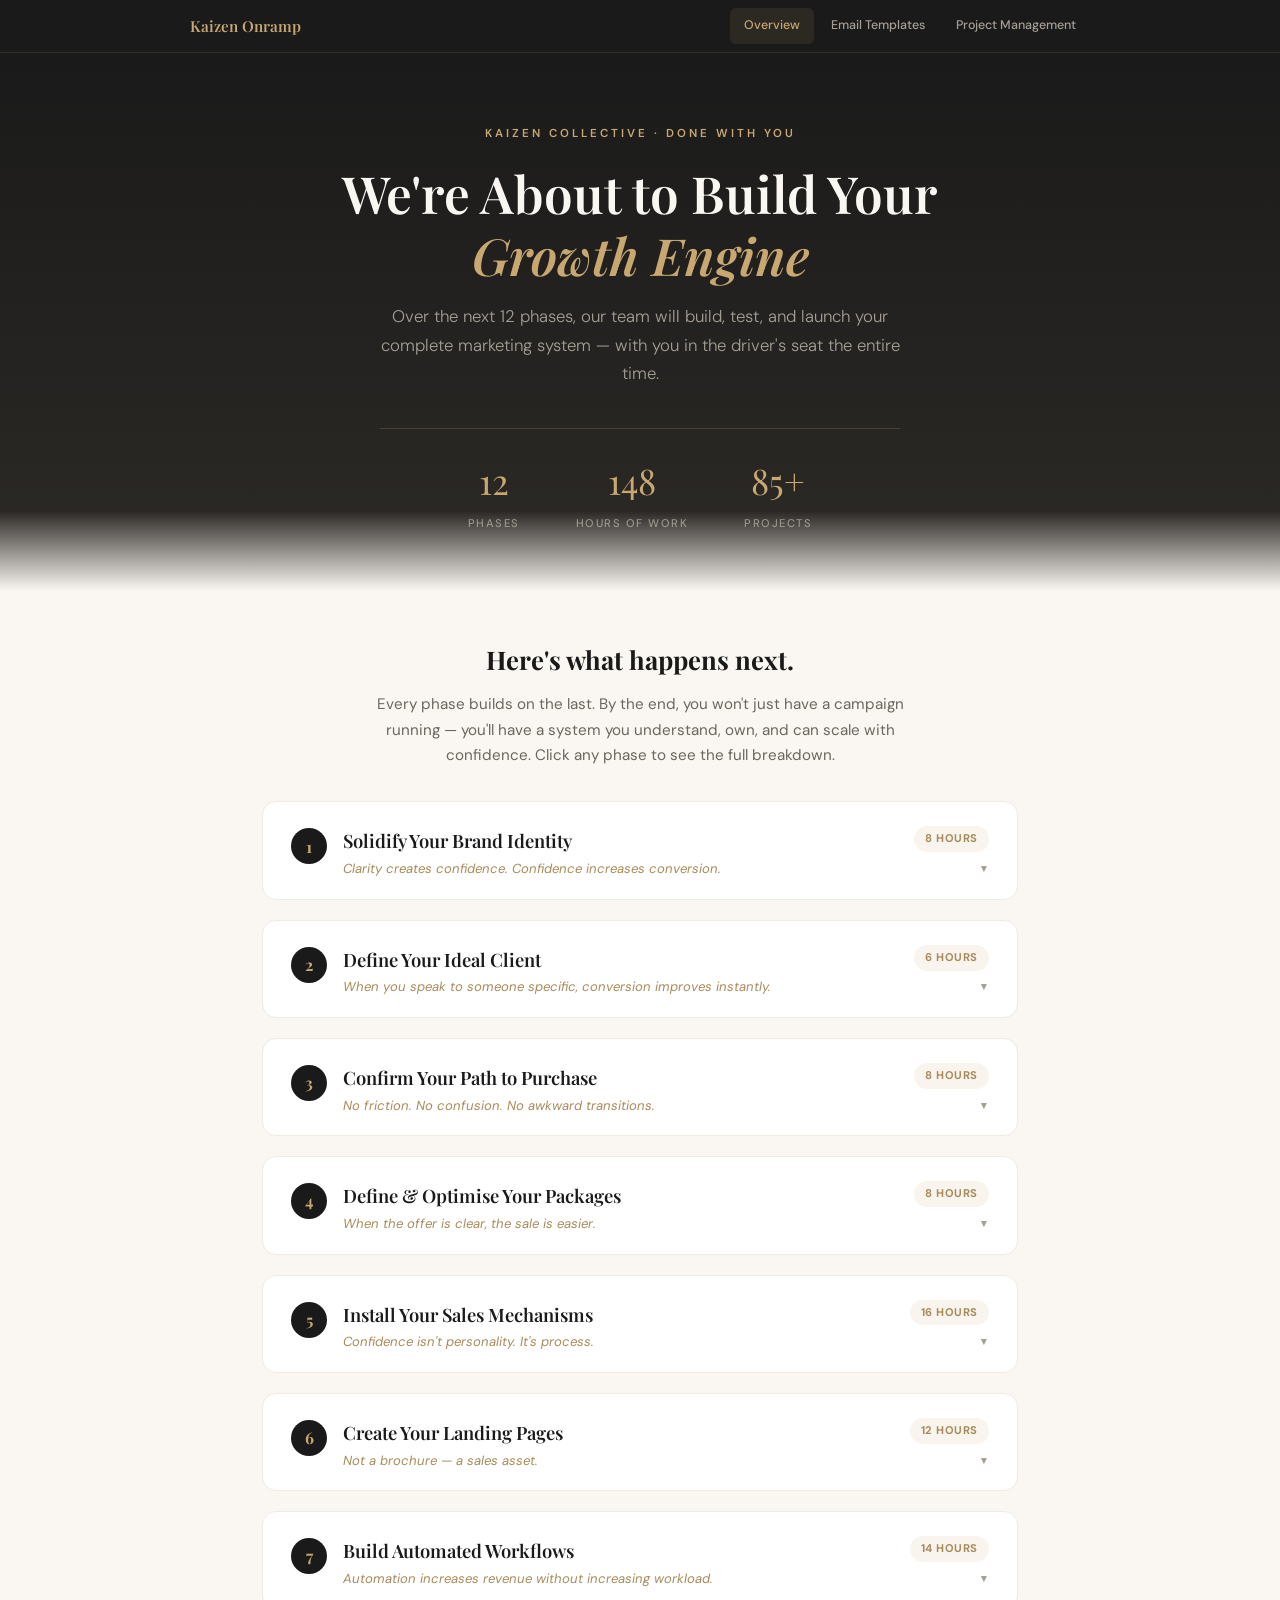
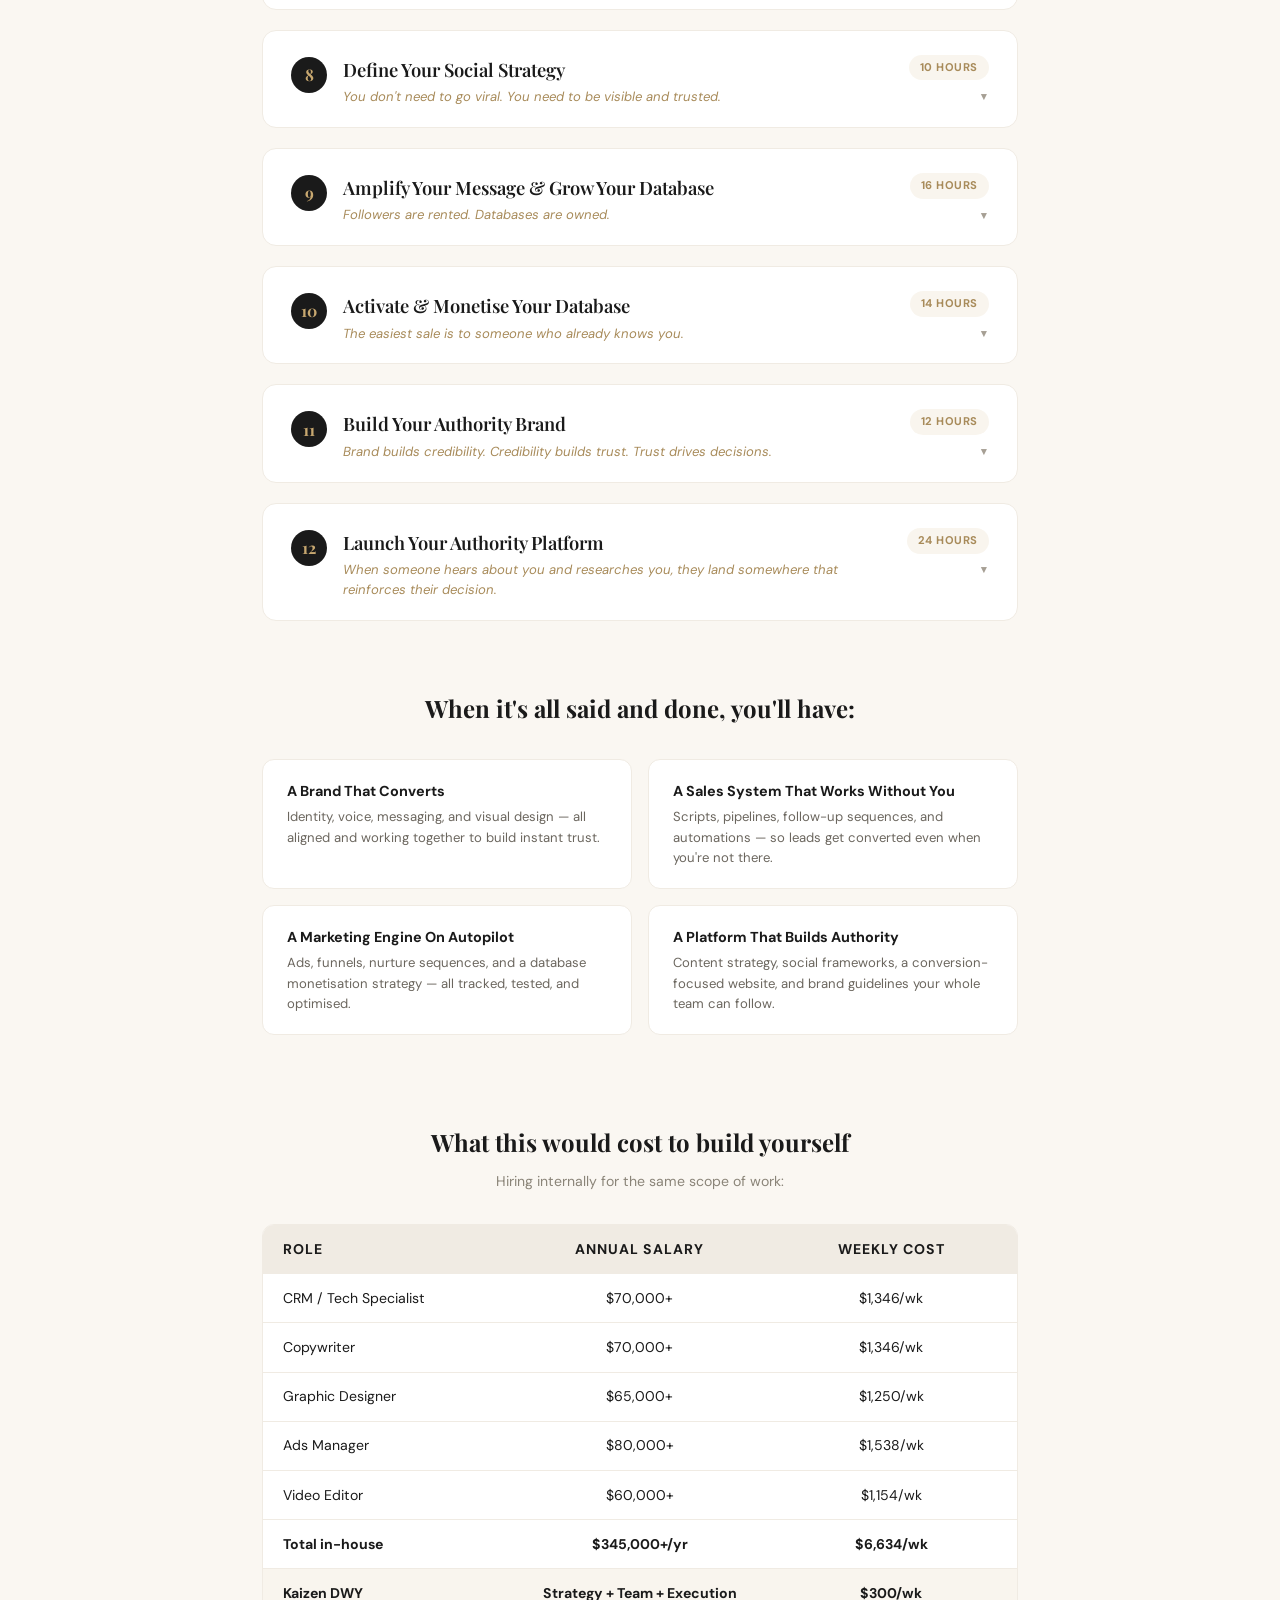
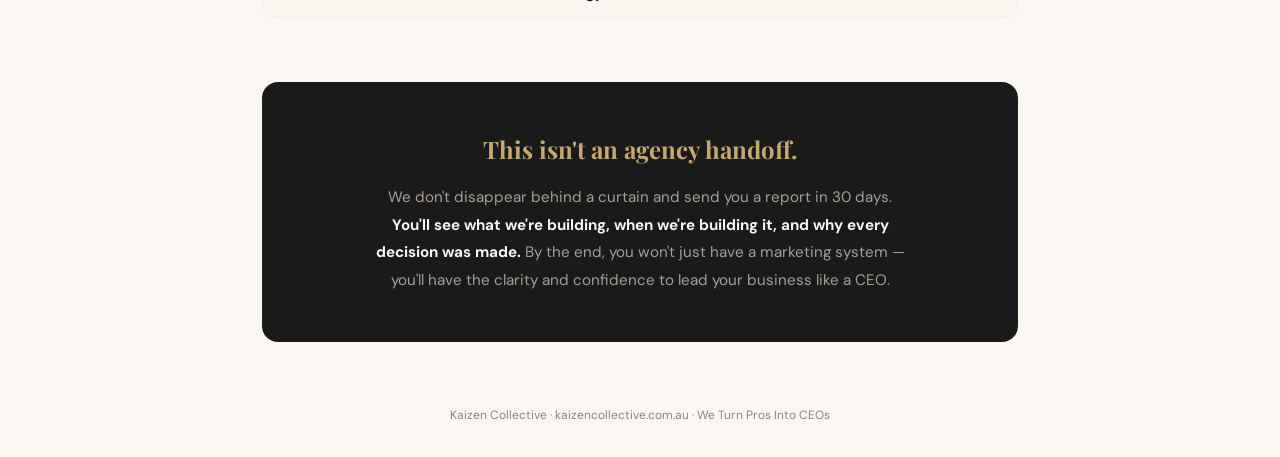
<file: index.html>
<!DOCTYPE html>
<html lang="en">
<head>
<meta charset="UTF-8">
<meta name="viewport" content="width=device-width, initial-scale=1.0">
<title>Your Growth Engine — Kaizen Collective</title>
<link rel="stylesheet" href="nav.css">
<style>

  /* nav.css handles base styles */

  /* ─── HERO ─── */
  .hero {
    padding: 4.5rem 2rem 3.5rem;
    text-align: center;
    background: linear-gradient(180deg, var(--ink) 0%, var(--ink-soft) 100%);
    color: var(--cream);
    position: relative;
    overflow: hidden;
  }

  .hero::after {
    content: '';
    position: absolute;
    bottom: 0;
    left: 0;
    right: 0;
    height: 80px;
    background: linear-gradient(180deg, transparent, var(--cream));
  }

  .hero-eyebrow {
    font-size: 0.72rem;
    letter-spacing: 3px;
    text-transform: uppercase;
    color: var(--gold);
    font-weight: 600;
    margin-bottom: 1.25rem;
  }

  .hero h1 {
    font-family: 'Playfair Display', serif;
    font-size: clamp(2rem, 5vw, 3.2rem);
    font-weight: 600;
    line-height: 1.2;
    margin-bottom: 1rem;
    max-width: 700px;
    margin-left: auto;
    margin-right: auto;
  }

  .hero h1 em {
    font-style: italic;
    color: var(--gold);
  }

  .hero-sub {
    font-size: 1.05rem;
    color: var(--gray-400);
    max-width: 560px;
    margin: 0 auto 2.5rem;
    line-height: 1.7;
    font-weight: 300;
  }

  .hero-stats {
    display: flex;
    justify-content: center;
    gap: 3.5rem;
    padding-top: 1.5rem;
    border-top: 1px solid rgba(200, 168, 112, 0.2);
    max-width: 520px;
    margin: 0 auto;
  }

  .hero-stat-number {
    font-family: 'Playfair Display', serif;
    font-size: 2.2rem;
    color: var(--gold);
    display: block;
  }

  .hero-stat-label {
    font-size: 0.7rem;
    text-transform: uppercase;
    letter-spacing: 1.5px;
    color: var(--gray-500);
    font-weight: 500;
  }

  /* ─── CONTAINER ─── */
  .container {
    max-width: 820px;
    margin: 0 auto;
    padding: 0 2rem;
  }

  /* ─── INTRO ─── */
  .intro {
    text-align: center;
    padding: 3rem 0 2rem;
  }

  .intro h2 {
    font-family: 'Playfair Display', serif;
    font-size: 1.6rem;
    margin-bottom: 0.75rem;
  }

  .intro p {
    color: var(--gray-600);
    font-size: 0.95rem;
    max-width: 580px;
    margin: 0 auto;
    line-height: 1.7;
  }

  /* ─── PHASE CARDS ─── */
  .phase-card {
    background: var(--white);
    border: 1px solid var(--cream-dark);
    border-radius: 14px;
    margin-bottom: 1.25rem;
    overflow: hidden;
    transition: border-color 0.2s;
  }

  .phase-card:hover {
    border-color: var(--gold-light);
  }

  .phase-header {
    display: flex;
    align-items: flex-start;
    gap: 1rem;
    padding: 1.5rem 1.75rem 1.25rem;
    cursor: pointer;
    user-select: none;
  }

  .phase-number {
    width: 36px;
    height: 36px;
    background: var(--ink);
    color: var(--gold);
    font-family: 'Playfair Display', serif;
    font-size: 1rem;
    font-weight: 700;
    border-radius: 50%;
    display: flex;
    align-items: center;
    justify-content: center;
    flex-shrink: 0;
    margin-top: 2px;
  }

  .phase-info { flex: 1; }

  .phase-title {
    font-family: 'Playfair Display', serif;
    font-size: 1.15rem;
    font-weight: 600;
    margin-bottom: 0.2rem;
  }

  .phase-focus {
    font-size: 0.82rem;
    color: var(--gold-dark);
    font-style: italic;
    line-height: 1.5;
  }

  .phase-meta-right {
    display: flex;
    flex-direction: column;
    align-items: flex-end;
    gap: 0.3rem;
    flex-shrink: 0;
  }

  .hours-badge {
    font-size: 0.7rem;
    font-weight: 700;
    letter-spacing: 0.5px;
    color: var(--gold-dark);
    background: var(--gold-glow);
    padding: 0.25rem 0.7rem;
    border-radius: 20px;
    white-space: nowrap;
  }

  .expand-arrow {
    font-size: 0.65rem;
    color: var(--gray-400);
    transition: transform 0.25s;
    margin-top: 0.25rem;
  }

  .phase-card.open .expand-arrow { transform: rotate(180deg); }

  .phase-body {
    display: none;
    padding: 0 1.75rem 1.5rem;
  }

  .phase-card.open .phase-body { display: block; }

  .phase-divider {
    height: 1px;
    background: var(--cream-dark);
    margin-bottom: 1.25rem;
  }

  .quad-grid {
    display: grid;
    grid-template-columns: 1fr 1fr;
    gap: 1rem;
  }

  .quad-box {
    padding: 1rem 1.15rem;
    border-radius: 10px;
    font-size: 0.84rem;
    line-height: 1.6;
  }

  .quad-box h4 {
    font-size: 0.68rem;
    letter-spacing: 1.5px;
    text-transform: uppercase;
    font-weight: 700;
    margin-bottom: 0.5rem;
    display: flex;
    align-items: center;
    gap: 0.4rem;
  }

  .quad-box ul {
    list-style: none;
    display: flex;
    flex-direction: column;
    gap: 0.35rem;
  }

  .quad-box li {
    display: flex;
    gap: 0.5rem;
    align-items: flex-start;
  }

  .quad-box li::before {
    content: '—';
    flex-shrink: 0;
    margin-top: 0;
  }

  .quad-outcome {
    background: var(--green-light);
    border: 1px solid #C8E6C9;
  }

  .quad-outcome h4 { color: var(--green); }
  .quad-outcome li::before { color: var(--green); }

  .quad-need {
    background: var(--orange-light);
    border: 1px solid #FFE0B2;
  }

  .quad-need h4 { color: var(--orange); }
  .quad-need li::before { color: var(--orange); }

  .quad-do {
    background: var(--blue-light);
    border: 1px solid #BBDEFB;
  }

  .quad-do h4 { color: var(--blue); }
  .quad-do li::before { color: var(--blue); }

  .quad-get {
    background: var(--purple-light);
    border: 1px solid #E1BEE7;
  }

  .quad-get h4 { color: var(--purple); }
  .quad-get li::before { color: var(--purple); }

  /* ─── OUTCOMES ─── */
  .outcomes {
    padding: 3rem 0;
  }

  .outcomes h2 {
    font-family: 'Playfair Display', serif;
    font-size: 1.5rem;
    text-align: center;
    margin-bottom: 2rem;
  }

  .outcome-grid {
    display: grid;
    grid-template-columns: 1fr 1fr;
    gap: 1rem;
  }

  .outcome-card {
    background: var(--white);
    border: 1px solid var(--cream-dark);
    border-radius: 12px;
    padding: 1.25rem 1.5rem;
  }

  .outcome-title {
    font-weight: 700;
    font-size: 0.9rem;
    margin-bottom: 0.25rem;
  }

  .outcome-desc {
    font-size: 0.82rem;
    color: var(--gray-600);
    line-height: 1.55;
  }

  /* ─── COMPARISON ─── */
  .comparison {
    padding: 2.5rem 0 3rem;
  }

  .comparison h2 {
    font-family: 'Playfair Display', serif;
    font-size: 1.5rem;
    text-align: center;
    margin-bottom: 0.5rem;
  }

  .comparison-sub {
    text-align: center;
    color: var(--gray-500);
    font-size: 0.88rem;
    margin-bottom: 2rem;
  }

  .comparison-table {
    background: var(--white);
    border: 1px solid var(--cream-dark);
    border-radius: 12px;
    overflow: hidden;
  }

  .comp-row {
    display: grid;
    grid-template-columns: 1fr 1fr 1fr;
    border-bottom: 1px solid var(--cream-dark);
  }

  .comp-row:last-child { border-bottom: none; }

  .comp-header {
    font-weight: 700;
    font-size: 0.72rem;
    text-transform: uppercase;
    letter-spacing: 1px;
    background: var(--cream-dark);
  }

  .comp-cell {
    padding: 0.8rem 1.25rem;
    font-size: 0.88rem;
  }

  .comp-cell:not(:first-child) { text-align: center; }

  .comp-highlight {
    background: var(--gold-glow);
    font-weight: 600;
  }

  /* ─── PROMISE ─── */
  .promise {
    text-align: center;
    padding: 3rem 2rem;
    margin: 1rem 0 2rem;
    background: var(--ink);
    border-radius: 16px;
    color: var(--cream);
  }

  .promise h2 {
    font-family: 'Playfair Display', serif;
    font-size: 1.5rem;
    margin-bottom: 1rem;
    color: var(--gold);
  }

  .promise p {
    font-size: 0.95rem;
    max-width: 540px;
    margin: 0 auto;
    line-height: 1.8;
    color: var(--gray-400);
  }

  .promise strong { color: var(--cream); }

  .footer {
    text-align: center;
    padding: 2rem;
    font-size: 0.75rem;
    color: var(--gray-500);
  }

  @media (max-width: 640px) {
    .hero { padding: 2.5rem 1.25rem 2rem; }
    .hero h1 { font-size: 1.6rem; }
    .hero-sub { font-size: 0.9rem; margin-bottom: 1.5rem; }
    .hero-stats { gap: 1.5rem; flex-wrap: wrap; }
    .intro h2 { font-size: 1.3rem; }
    .intro p { font-size: 0.88rem; }
    .phase-card { margin-bottom: 0.75rem; }
    .phase-header { flex-wrap: wrap; padding: 1rem; gap: 0.75rem; }
    .phase-number { width: 30px; height: 30px; font-size: 0.85rem; }
    .phase-title { font-size: 1rem; }
    .phase-focus { font-size: 0.78rem; }
    .phase-meta-right { flex-direction: row; align-items: center; margin-top: 0; gap: 0.5rem; }
    .phase-body { padding: 0 1rem 1rem; }
    .quad-grid { grid-template-columns: 1fr; gap: 0.75rem; }
    .quad-box { padding: 0.85rem 1rem; font-size: 0.82rem; }
    .quad-box h4 { font-size: 0.65rem; }
    .outcome-grid { grid-template-columns: 1fr; }
    .outcomes h2 { font-size: 1.3rem; }
    .comparison h2 { font-size: 1.3rem; }
    .comp-row { grid-template-columns: 1fr 1fr; }
    .comp-header .comp-cell:first-child { display: none; }
    .comp-cell { padding: 0.65rem 0.85rem; font-size: 0.8rem; }
    .comp-cell:first-child { grid-column: 1 / -1; font-weight: 600; padding-bottom: 0.25rem; }
    .promise { padding: 2rem 1.25rem; margin: 0.5rem 0 1.5rem; }
    .promise h2 { font-size: 1.2rem; }
    .promise p { font-size: 0.88rem; }
  }
</style>
</head>
<body>

<nav class="top-nav">
  <div class="top-nav-inner">
    <a href="index.html" class="top-nav-brand">Kaizen Onramp</a>
    <div class="top-nav-links">
      <a href="index.html" class="top-nav-link active">Overview</a>
      <a href="emails.html" class="top-nav-link">Email Templates</a>
      <a href="project-management.html" class="top-nav-link">Project Management</a>
    </div>
  </div>
</nav>

<div class="hero">
  <div class="hero-eyebrow">Kaizen Collective &middot; Done With You</div>
  <h1>We're About to Build Your <em>Growth Engine</em></h1>
  <p class="hero-sub">Over the next 12 phases, our team will build, test, and launch your complete marketing system — with you in the driver's seat the entire time.</p>
  <div class="hero-stats">
    <div>
      <span class="hero-stat-number">12</span>
      <span class="hero-stat-label">Phases</span>
    </div>
    <div>
      <span class="hero-stat-number">148</span>
      <span class="hero-stat-label">Hours of Work</span>
    </div>
    <div>
      <span class="hero-stat-number">85+</span>
      <span class="hero-stat-label">Projects</span>
    </div>
  </div>
</div>

<div class="container">

<div class="intro">
  <h2>Here's what happens next.</h2>
  <p>Every phase builds on the last. By the end, you won't just have a campaign running — you'll have a system you understand, own, and can scale with confidence. Click any phase to see the full breakdown.</p>
</div>

<!-- PHASE 1 -->
<div class="phase-card" onclick="this.classList.toggle('open')">
  <div class="phase-header">
    <div class="phase-number">1</div>
    <div class="phase-info">
      <div class="phase-title">Solidify Your Brand Identity</div>
      <div class="phase-focus">Clarity creates confidence. Confidence increases conversion.</div>
    </div>
    <div class="phase-meta-right">
      <span class="hours-badge">8 HOURS</span>
      <span class="expand-arrow">&#9660;</span>
    </div>
  </div>
  <div class="phase-body">
    <div class="phase-divider"></div>
    <div class="quad-grid">
      <div class="quad-box quad-outcome">
        <h4>What You'll Achieve</h4>
        <ul>
          <li>Crystal clarity on what makes your brand different</li>
          <li>A consistent voice across every touchpoint</li>
          <li>Confidence to show up knowing everything feels like <em>you</em></li>
        </ul>
      </div>
      <div class="quad-box quad-need">
        <h4>What We Need From You</h4>
        <ul>
          <li>Attend the discovery call (90 mins)</li>
          <li>Share existing brand assets, content, and past marketing</li>
          <li>Review and sign off on the Brand Identity document</li>
        </ul>
      </div>
      <div class="quad-box quad-do">
        <h4>What We'll Do</h4>
        <ul>
          <li>Discovery call & business deep-dive</li>
          <li>Competitive positioning analysis</li>
          <li>Brand values & differentiators workshop</li>
          <li>Messaging framework & tone of voice development</li>
          <li>Brand identity document creation</li>
        </ul>
      </div>
      <div class="quad-box quad-get">
        <h4>What You'll Get</h4>
        <ul>
          <li>Brand Identity document</li>
          <li>Messaging framework</li>
          <li>Tone of voice guide</li>
        </ul>
      </div>
    </div>
  </div>
</div>

<!-- PHASE 2 -->
<div class="phase-card" onclick="this.classList.toggle('open')">
  <div class="phase-header">
    <div class="phase-number">2</div>
    <div class="phase-info">
      <div class="phase-title">Define Your Ideal Client</div>
      <div class="phase-focus">When you speak to someone specific, conversion improves instantly.</div>
    </div>
    <div class="phase-meta-right">
      <span class="hours-badge">6 HOURS</span>
      <span class="expand-arrow">&#9660;</span>
    </div>
  </div>
  <div class="phase-body">
    <div class="phase-divider"></div>
    <div class="quad-grid">
      <div class="quad-box quad-outcome">
        <h4>What You'll Achieve</h4>
        <ul>
          <li>Know exactly who you're talking to — and what makes them buy</li>
          <li>Stop wasting ad spend on the wrong people</li>
          <li>Every piece of content, copy, and offer speaks directly to your dream client</li>
        </ul>
      </div>
      <div class="quad-box quad-need">
        <h4>What We Need From You</h4>
        <ul>
          <li>Share insights on your best current clients</li>
          <li>Describe the people you love working with (and those you don't)</li>
          <li>Review the avatar document</li>
        </ul>
      </div>
      <div class="quad-box quad-do">
        <h4>What We'll Do</h4>
        <ul>
          <li>Current client base analysis</li>
          <li>Ideal client avatar deep-dive</li>
          <li>Buying triggers & objection mapping</li>
          <li>Client language & messaging bank</li>
          <li>Avatar document & team briefing</li>
        </ul>
      </div>
      <div class="quad-box quad-get">
        <h4>What You'll Get</h4>
        <ul>
          <li>Ideal Client Avatar document</li>
          <li>Messaging bank</li>
          <li>Buying triggers map</li>
        </ul>
      </div>
    </div>
  </div>
</div>

<!-- PHASE 3 -->
<div class="phase-card" onclick="this.classList.toggle('open')">
  <div class="phase-header">
    <div class="phase-number">3</div>
    <div class="phase-info">
      <div class="phase-title">Confirm Your Path to Purchase</div>
      <div class="phase-focus">No friction. No confusion. No awkward transitions.</div>
    </div>
    <div class="phase-meta-right">
      <span class="hours-badge">8 HOURS</span>
      <span class="expand-arrow">&#9660;</span>
    </div>
  </div>
  <div class="phase-body">
    <div class="phase-divider"></div>
    <div class="quad-grid">
      <div class="quad-box quad-outcome">
        <h4>What You'll Achieve</h4>
        <ul>
          <li>See every step a customer takes — and where you were losing them</li>
          <li>Remove the friction that's costing you conversions</li>
          <li>A journey that feels seamless from first touch to first sale</li>
        </ul>
      </div>
      <div class="quad-box quad-need">
        <h4>What We Need From You</h4>
        <ul>
          <li>Walk us through how someone currently finds and buys from you</li>
          <li>Share any pain points you've noticed in the process</li>
          <li>Approve the redesigned journey</li>
        </ul>
      </div>
      <div class="quad-box quad-do">
        <h4>What We'll Do</h4>
        <ul>
          <li>Current customer journey audit</li>
          <li>Touchpoint mapping (discovery → enquiry → booking → sale)</li>
          <li>Friction point identification & removal plan</li>
          <li>Journey redesign & documentation</li>
          <li>Implementation checklist & handover</li>
        </ul>
      </div>
      <div class="quad-box quad-get">
        <h4>What You'll Get</h4>
        <ul>
          <li>Customer journey map</li>
          <li>Friction points identified and addressed</li>
          <li>Implementation checklist</li>
        </ul>
      </div>
    </div>
  </div>
</div>

<!-- PHASE 4 -->
<div class="phase-card" onclick="this.classList.toggle('open')">
  <div class="phase-header">
    <div class="phase-number">4</div>
    <div class="phase-info">
      <div class="phase-title">Define & Optimise Your Packages</div>
      <div class="phase-focus">When the offer is clear, the sale is easier.</div>
    </div>
    <div class="phase-meta-right">
      <span class="hours-badge">8 HOURS</span>
      <span class="expand-arrow">&#9660;</span>
    </div>
  </div>
  <div class="phase-body">
    <div class="phase-divider"></div>
    <div class="quad-grid">
      <div class="quad-box quad-outcome">
        <h4>What You'll Achieve</h4>
        <ul>
          <li>Offers that make sense — explained in one sentence</li>
          <li>Pricing that reflects your value and attracts the right clients</li>
          <li>Confidence on every sales conversation because your offer does the heavy lifting</li>
        </ul>
      </div>
      <div class="quad-box quad-need">
        <h4>What We Need From You</h4>
        <ul>
          <li>Current pricing and package details</li>
          <li>Feedback on what's selling well vs. what's confusing people</li>
          <li>Approve the redesigned offer structure</li>
        </ul>
      </div>
      <div class="quad-box quad-do">
        <h4>What We'll Do</h4>
        <ul>
          <li>Current offer audit & pricing analysis</li>
          <li>Value stack redesign</li>
          <li>Pricing strategy & tier structure</li>
          <li>Package copy & sales descriptions</li>
          <li>Sales collateral update</li>
        </ul>
      </div>
      <div class="quad-box quad-get">
        <h4>What You'll Get</h4>
        <ul>
          <li>Optimised package pricing document</li>
          <li>Updated sales collateral</li>
          <li>Value stack documentation</li>
        </ul>
      </div>
    </div>
  </div>
</div>

<!-- PHASE 5 -->
<div class="phase-card" onclick="this.classList.toggle('open')">
  <div class="phase-header">
    <div class="phase-number">5</div>
    <div class="phase-info">
      <div class="phase-title">Install Your Sales Mechanisms</div>
      <div class="phase-focus">Confidence isn't personality. It's process.</div>
    </div>
    <div class="phase-meta-right">
      <span class="hours-badge">16 HOURS</span>
      <span class="expand-arrow">&#9660;</span>
    </div>
  </div>
  <div class="phase-body">
    <div class="phase-divider"></div>
    <div class="quad-grid">
      <div class="quad-box quad-outcome">
        <h4>What You'll Achieve</h4>
        <ul>
          <li>No more dreading sales conversations</li>
          <li>Know exactly what to say, when to say it, and how to handle objections</li>
          <li>A repeatable process your team can follow — not just you</li>
        </ul>
      </div>
      <div class="quad-box quad-need">
        <h4>What We Need From You</h4>
        <ul>
          <li>Attend the sales training & role-play session</li>
          <li>Share your current sales process (even if informal)</li>
          <li>Common objections you hear</li>
          <li>Practice the scripts and give us feedback</li>
        </ul>
      </div>
      <div class="quad-box quad-do">
        <h4>What We'll Do</h4>
        <ul>
          <li>Sales process audit & gap analysis</li>
          <li>Primary sales mechanism design</li>
          <li>Sell By Chat (SBC) structure & scripts</li>
          <li>Discovery call framework & scripts</li>
          <li>Objection handling playbook</li>
          <li>Price presentation structure</li>
          <li>Follow-up sequences in CRM</li>
          <li>Sales pipeline & tracking setup</li>
          <li>Team training & role-play session</li>
        </ul>
      </div>
      <div class="quad-box quad-get">
        <h4>What You'll Get</h4>
        <ul>
          <li>Sales scripts (chat, call, follow-up)</li>
          <li>Objection handling playbook</li>
          <li>SBC framework</li>
          <li>CRM pipeline configured</li>
          <li>Follow-up sequences active</li>
        </ul>
      </div>
    </div>
  </div>
</div>

<!-- PHASE 6 -->
<div class="phase-card" onclick="this.classList.toggle('open')">
  <div class="phase-header">
    <div class="phase-number">6</div>
    <div class="phase-info">
      <div class="phase-title">Create Your Landing Pages</div>
      <div class="phase-focus">Not a brochure — a sales asset.</div>
    </div>
    <div class="phase-meta-right">
      <span class="hours-badge">12 HOURS</span>
      <span class="expand-arrow">&#9660;</span>
    </div>
  </div>
  <div class="phase-body">
    <div class="phase-divider"></div>
    <div class="quad-grid">
      <div class="quad-box quad-outcome">
        <h4>What You'll Achieve</h4>
        <ul>
          <li>Pages that do the selling for you — 24/7</li>
          <li>Every visitor is guided toward one clear action</li>
          <li>A professional digital presence that builds instant trust</li>
        </ul>
      </div>
      <div class="quad-box quad-need">
        <h4>What We Need From You</h4>
        <ul>
          <li>Approve the wireframe and page structure</li>
          <li>Provide any photos, videos, or testimonials</li>
          <li>Review the final pages on mobile and desktop</li>
        </ul>
      </div>
      <div class="quad-box quad-do">
        <h4>What We'll Do</h4>
        <ul>
          <li>Landing page strategy & wireframe</li>
          <li>Conversion copy & messaging</li>
          <li>Page design & build in CRM</li>
          <li>Form & CRM integration</li>
          <li>Mobile optimisation & QA testing</li>
          <li>Client review & revisions</li>
        </ul>
      </div>
      <div class="quad-box quad-get">
        <h4>What You'll Get</h4>
        <ul>
          <li>Conversion-optimised landing pages (live)</li>
          <li>Forms integrated with your CRM</li>
          <li>QA tested across all devices</li>
        </ul>
      </div>
    </div>
  </div>
</div>

<!-- PHASE 7 -->
<div class="phase-card" onclick="this.classList.toggle('open')">
  <div class="phase-header">
    <div class="phase-number">7</div>
    <div class="phase-info">
      <div class="phase-title">Build Automated Workflows</div>
      <div class="phase-focus">Automation increases revenue without increasing workload.</div>
    </div>
    <div class="phase-meta-right">
      <span class="hours-badge">14 HOURS</span>
      <span class="expand-arrow">&#9660;</span>
    </div>
  </div>
  <div class="phase-body">
    <div class="phase-divider"></div>
    <div class="quad-grid">
      <div class="quad-box quad-outcome">
        <h4>What You'll Achieve</h4>
        <ul>
          <li>Leads get followed up instantly — even when you're asleep</li>
          <li>No one falls through the cracks again</li>
          <li>Your business feels like a big, well-run operation</li>
        </ul>
      </div>
      <div class="quad-box quad-need">
        <h4>What We Need From You</h4>
        <ul>
          <li>Confirm your preferred response times and messaging tone</li>
          <li>Approve the automation sequences</li>
          <li>Test a few bookings to verify everything works</li>
        </ul>
      </div>
      <div class="quad-box quad-do">
        <h4>What We'll Do</h4>
        <ul>
          <li>Automation strategy & workflow mapping</li>
          <li>Instant enquiry response sequence</li>
          <li>Appointment reminder workflows</li>
          <li>Follow-up & re-engagement sequences</li>
          <li>Pipeline stage automations</li>
          <li>Internal team notifications</li>
          <li>End-to-end testing & QA</li>
        </ul>
      </div>
      <div class="quad-box quad-get">
        <h4>What You'll Get</h4>
        <ul>
          <li>All automations live in your CRM</li>
          <li>Response times under 5 minutes</li>
          <li>Every workflow tested end-to-end</li>
        </ul>
      </div>
    </div>
  </div>
</div>

<!-- PHASE 8 -->
<div class="phase-card" onclick="this.classList.toggle('open')">
  <div class="phase-header">
    <div class="phase-number">8</div>
    <div class="phase-info">
      <div class="phase-title">Define Your Social Strategy</div>
      <div class="phase-focus">You don't need to go viral. You need to be visible and trusted.</div>
    </div>
    <div class="phase-meta-right">
      <span class="hours-badge">10 HOURS</span>
      <span class="expand-arrow">&#9660;</span>
    </div>
  </div>
  <div class="phase-body">
    <div class="phase-divider"></div>
    <div class="quad-grid">
      <div class="quad-box quad-outcome">
        <h4>What You'll Achieve</h4>
        <ul>
          <li>Know exactly what to post, when, and why</li>
          <li>Content that builds authority — not just fills a feed</li>
          <li>A repeatable system so content creation stops being chaotic</li>
        </ul>
      </div>
      <div class="quad-box quad-need">
        <h4>What We Need From You</h4>
        <ul>
          <li>Share what content has worked or felt right in the past</li>
          <li>Record raw footage or stories when prompted</li>
          <li>Approve the content plan</li>
        </ul>
      </div>
      <div class="quad-box quad-do">
        <h4>What We'll Do</h4>
        <ul>
          <li>Content audit & platform analysis</li>
          <li>Content pillars & messaging angles</li>
          <li>Reel script frameworks</li>
          <li>Carousel script frameworks</li>
          <li>Authority positioning content plan</li>
          <li>First content batch creation</li>
        </ul>
      </div>
      <div class="quad-box quad-get">
        <h4>What You'll Get</h4>
        <ul>
          <li>Content pillars documented</li>
          <li>Reel & carousel script frameworks</li>
          <li>First content batch ready to post</li>
        </ul>
      </div>
    </div>
  </div>
</div>

<!-- PHASE 9 -->
<div class="phase-card" onclick="this.classList.toggle('open')">
  <div class="phase-header">
    <div class="phase-number">9</div>
    <div class="phase-info">
      <div class="phase-title">Amplify Your Message & Grow Your Database</div>
      <div class="phase-focus">Followers are rented. Databases are owned.</div>
    </div>
    <div class="phase-meta-right">
      <span class="hours-badge">16 HOURS</span>
      <span class="expand-arrow">&#9660;</span>
    </div>
  </div>
  <div class="phase-body">
    <div class="phase-divider"></div>
    <div class="quad-grid">
      <div class="quad-box quad-outcome">
        <h4>What You'll Achieve</h4>
        <ul>
          <li>Leads coming in consistently — not feast or famine</li>
          <li>Every dollar is tracked from ad to conversion</li>
          <li>A growing database of people who know, like, and trust you</li>
        </ul>
      </div>
      <div class="quad-box quad-need">
        <h4>What We Need From You</h4>
        <ul>
          <li>Meta Business Manager access (admin level)</li>
          <li>Approve ad creative and copy</li>
          <li>Approve campaign budget</li>
          <li>Record UGC content if needed (we'll send the script)</li>
        </ul>
      </div>
      <div class="quad-box quad-do">
        <h4>What We'll Do</h4>
        <ul>
          <li>Audience research & targeting strategy</li>
          <li>Competitor ad library analysis</li>
          <li>Ad creative briefing & production</li>
          <li>Ad copy variations (3-5 angles)</li>
          <li>Campaign structure & budget plan</li>
          <li>Pixel & tracking setup</li>
          <li>Campaign build & launch</li>
          <li>Initial optimisation (first 72 hours)</li>
        </ul>
      </div>
      <div class="quad-box quad-get">
        <h4>What You'll Get</h4>
        <ul>
          <li>Live campaign on Meta</li>
          <li>Pixel installed and verified</li>
          <li>Leads flowing into your CRM</li>
          <li>Performance dashboard</li>
        </ul>
      </div>
    </div>
  </div>
</div>

<!-- PHASE 10 -->
<div class="phase-card" onclick="this.classList.toggle('open')">
  <div class="phase-header">
    <div class="phase-number">10</div>
    <div class="phase-info">
      <div class="phase-title">Activate & Monetise Your Database</div>
      <div class="phase-focus">The easiest sale is to someone who already knows you.</div>
    </div>
    <div class="phase-meta-right">
      <span class="hours-badge">14 HOURS</span>
      <span class="expand-arrow">&#9660;</span>
    </div>
  </div>
  <div class="phase-body">
    <div class="phase-divider"></div>
    <div class="quad-grid">
      <div class="quad-box quad-outcome">
        <h4>What You'll Achieve</h4>
        <ul>
          <li>Revenue from your existing database — without running a single ad</li>
          <li>Past leads and clients re-engaged and buying again</li>
          <li>A promotion machine you can activate any time</li>
        </ul>
      </div>
      <div class="quad-box quad-need">
        <h4>What We Need From You</h4>
        <ul>
          <li>Access to your existing contact/email list</li>
          <li>Approve the nurture and re-engagement sequences</li>
          <li>Share any upcoming promotions or events</li>
        </ul>
      </div>
      <div class="quad-box quad-do">
        <h4>What We'll Do</h4>
        <ul>
          <li>Database audit & segmentation</li>
          <li>Nurture sequence strategy</li>
          <li>Authority email framework build</li>
          <li>Re-engagement campaign design</li>
          <li>Launch campaign template</li>
          <li>Promotional sequence build</li>
          <li>Segmented messaging setup</li>
          <li>Tracking & performance dashboard</li>
        </ul>
      </div>
      <div class="quad-box quad-get">
        <h4>What You'll Get</h4>
        <ul>
          <li>Nurture sequences active</li>
          <li>Re-engagement campaigns live</li>
          <li>Launch campaign template (reusable)</li>
          <li>Revenue tracked from database campaigns</li>
        </ul>
      </div>
    </div>
  </div>
</div>

<!-- PHASE 11 -->
<div class="phase-card" onclick="this.classList.toggle('open')">
  <div class="phase-header">
    <div class="phase-number">11</div>
    <div class="phase-info">
      <div class="phase-title">Build Your Authority Brand</div>
      <div class="phase-focus">Brand builds credibility. Credibility builds trust. Trust drives decisions.</div>
    </div>
    <div class="phase-meta-right">
      <span class="hours-badge">12 HOURS</span>
      <span class="expand-arrow">&#9660;</span>
    </div>
  </div>
  <div class="phase-body">
    <div class="phase-divider"></div>
    <div class="quad-grid">
      <div class="quad-box quad-outcome">
        <h4>What You'll Achieve</h4>
        <ul>
          <li>When people research you, everything reinforces their decision to work with you</li>
          <li>A visual identity that matches the quality of your service</li>
          <li>Consistency across every channel and touchpoint</li>
        </ul>
      </div>
      <div class="quad-box quad-need">
        <h4>What We Need From You</h4>
        <ul>
          <li>Feedback on visual direction (colours, style, feel)</li>
          <li>Approve the brand guidelines</li>
          <li>Brief your team on the new standards</li>
        </ul>
      </div>
      <div class="quad-box quad-do">
        <h4>What We'll Do</h4>
        <ul>
          <li>Brand positioning refinement</li>
          <li>Messaging framework finalisation</li>
          <li>Visual identity design (logo, colours, typography)</li>
          <li>Brand guidelines document</li>
          <li>Team alignment & brand briefing</li>
        </ul>
      </div>
      <div class="quad-box quad-get">
        <h4>What You'll Get</h4>
        <ul>
          <li>Complete brand guidelines document</li>
          <li>Visual identity applied across all channels</li>
          <li>Team briefing completed</li>
        </ul>
      </div>
    </div>
  </div>
</div>

<!-- PHASE 12 -->
<div class="phase-card" onclick="this.classList.toggle('open')">
  <div class="phase-header">
    <div class="phase-number">12</div>
    <div class="phase-info">
      <div class="phase-title">Launch Your Authority Platform</div>
      <div class="phase-focus">When someone hears about you and researches you, they land somewhere that reinforces their decision.</div>
    </div>
    <div class="phase-meta-right">
      <span class="hours-badge">24 HOURS</span>
      <span class="expand-arrow">&#9660;</span>
    </div>
  </div>
  <div class="phase-body">
    <div class="phase-divider"></div>
    <div class="quad-grid">
      <div class="quad-box quad-outcome">
        <h4>What You'll Achieve</h4>
        <ul>
          <li>A website that's not just informational — it's a conversion asset</li>
          <li>Every page designed to build trust and drive action</li>
          <li>SEO foundations so you're findable long after ads stop</li>
        </ul>
      </div>
      <div class="quad-box quad-need">
        <h4>What We Need From You</h4>
        <ul>
          <li>Content and imagery for key pages</li>
          <li>Approve wireframes and page structure</li>
          <li>Review and approve before go-live</li>
          <li>Domain and hosting access</li>
        </ul>
      </div>
      <div class="quad-box quad-do">
        <h4>What We'll Do</h4>
        <ul>
          <li>Website strategy & sitemap</li>
          <li>Wireframes & page structure</li>
          <li>Conversion copy for all pages</li>
          <li>Website design & build</li>
          <li>CRM & lead capture integration</li>
          <li>Mobile optimisation & cross-browser testing</li>
          <li>SEO setup & meta tags</li>
          <li>Client review & revisions</li>
          <li>Go live & post-launch monitoring</li>
        </ul>
      </div>
      <div class="quad-box quad-get">
        <h4>What You'll Get</h4>
        <ul>
          <li>Full website live and generating enquiries</li>
          <li>CRM integration active</li>
          <li>SEO fundamentals in place</li>
          <li>Ongoing monitoring for the first 2 weeks</li>
        </ul>
      </div>
    </div>
  </div>
</div>

<!-- OUTCOMES -->
<div class="outcomes">
  <h2>When it's all said and done, you'll have:</h2>
  <div class="outcome-grid">
    <div class="outcome-card">
      <div class="outcome-title">A Brand That Converts</div>
      <div class="outcome-desc">Identity, voice, messaging, and visual design — all aligned and working together to build instant trust.</div>
    </div>
    <div class="outcome-card">
      <div class="outcome-title">A Sales System That Works Without You</div>
      <div class="outcome-desc">Scripts, pipelines, follow-up sequences, and automations — so leads get converted even when you're not there.</div>
    </div>
    <div class="outcome-card">
      <div class="outcome-title">A Marketing Engine On Autopilot</div>
      <div class="outcome-desc">Ads, funnels, nurture sequences, and a database monetisation strategy — all tracked, tested, and optimised.</div>
    </div>
    <div class="outcome-card">
      <div class="outcome-title">A Platform That Builds Authority</div>
      <div class="outcome-desc">Content strategy, social frameworks, a conversion-focused website, and brand guidelines your whole team can follow.</div>
    </div>
  </div>
</div>

<!-- COMPARISON -->
<div class="comparison">
  <h2>What this would cost to build yourself</h2>
  <p class="comparison-sub">Hiring internally for the same scope of work:</p>
  <div class="comparison-table">
    <div class="comp-row comp-header">
      <div class="comp-cell">Role</div>
      <div class="comp-cell">Annual Salary</div>
      <div class="comp-cell">Weekly Cost</div>
    </div>
    <div class="comp-row">
      <div class="comp-cell">CRM / Tech Specialist</div>
      <div class="comp-cell">$70,000+</div>
      <div class="comp-cell">$1,346/wk</div>
    </div>
    <div class="comp-row">
      <div class="comp-cell">Copywriter</div>
      <div class="comp-cell">$70,000+</div>
      <div class="comp-cell">$1,346/wk</div>
    </div>
    <div class="comp-row">
      <div class="comp-cell">Graphic Designer</div>
      <div class="comp-cell">$65,000+</div>
      <div class="comp-cell">$1,250/wk</div>
    </div>
    <div class="comp-row">
      <div class="comp-cell">Ads Manager</div>
      <div class="comp-cell">$80,000+</div>
      <div class="comp-cell">$1,538/wk</div>
    </div>
    <div class="comp-row">
      <div class="comp-cell">Video Editor</div>
      <div class="comp-cell">$60,000+</div>
      <div class="comp-cell">$1,154/wk</div>
    </div>
    <div class="comp-row">
      <div class="comp-cell"><strong>Total in-house</strong></div>
      <div class="comp-cell"><strong>$345,000+/yr</strong></div>
      <div class="comp-cell"><strong>$6,634/wk</strong></div>
    </div>
    <div class="comp-row comp-highlight">
      <div class="comp-cell"><strong>Kaizen DWY</strong></div>
      <div class="comp-cell"><strong>Strategy + Team + Execution</strong></div>
      <div class="comp-cell"><strong>$300/wk</strong></div>
    </div>
  </div>
</div>

<!-- PROMISE -->
<div class="promise">
  <h2>This isn't an agency handoff.</h2>
  <p>We don't disappear behind a curtain and send you a report in 30 days. <strong>You'll see what we're building, when we're building it, and why every decision was made.</strong> By the end, you won't just have a marketing system — you'll have the clarity and confidence to lead your business like a CEO.</p>
</div>

</div>

<div class="footer">
  Kaizen Collective &middot; kaizencollective.com.au &middot; We Turn Pros Into CEOs
</div>

</body>
</html>
</file>
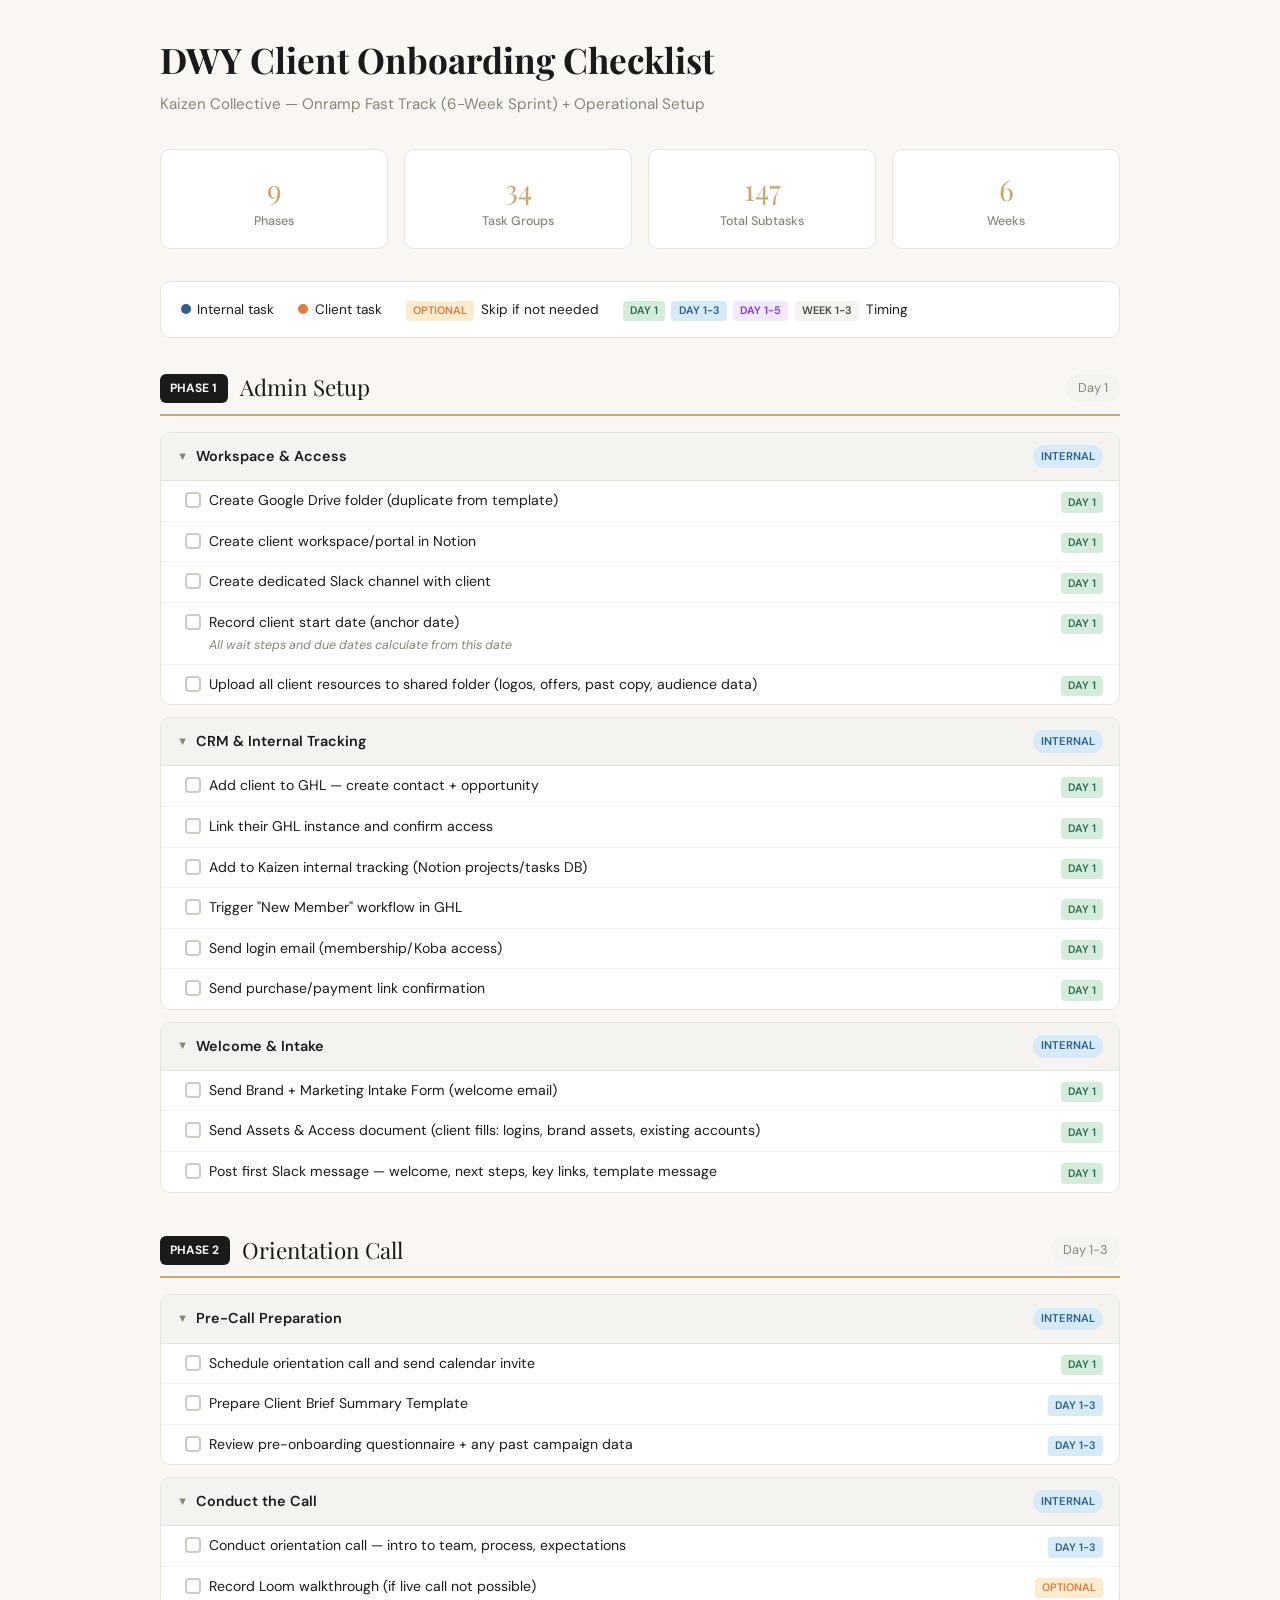
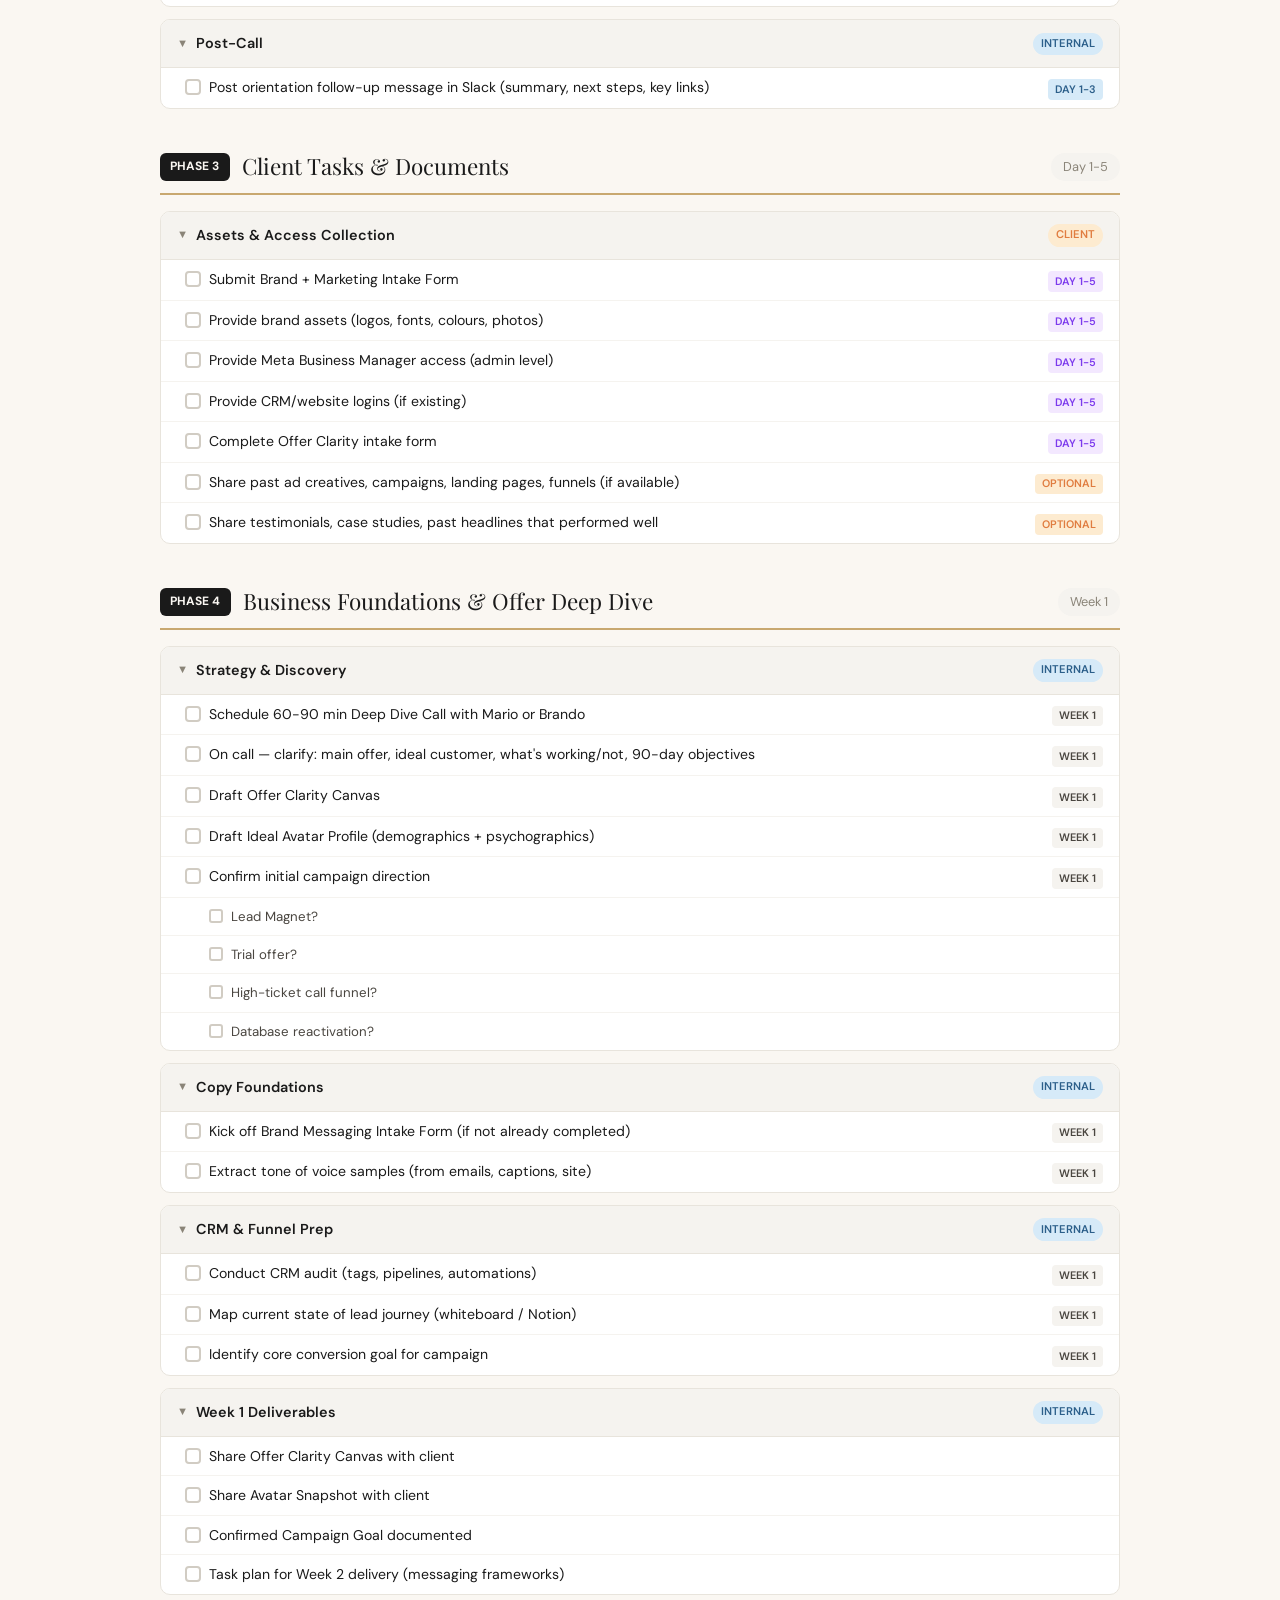
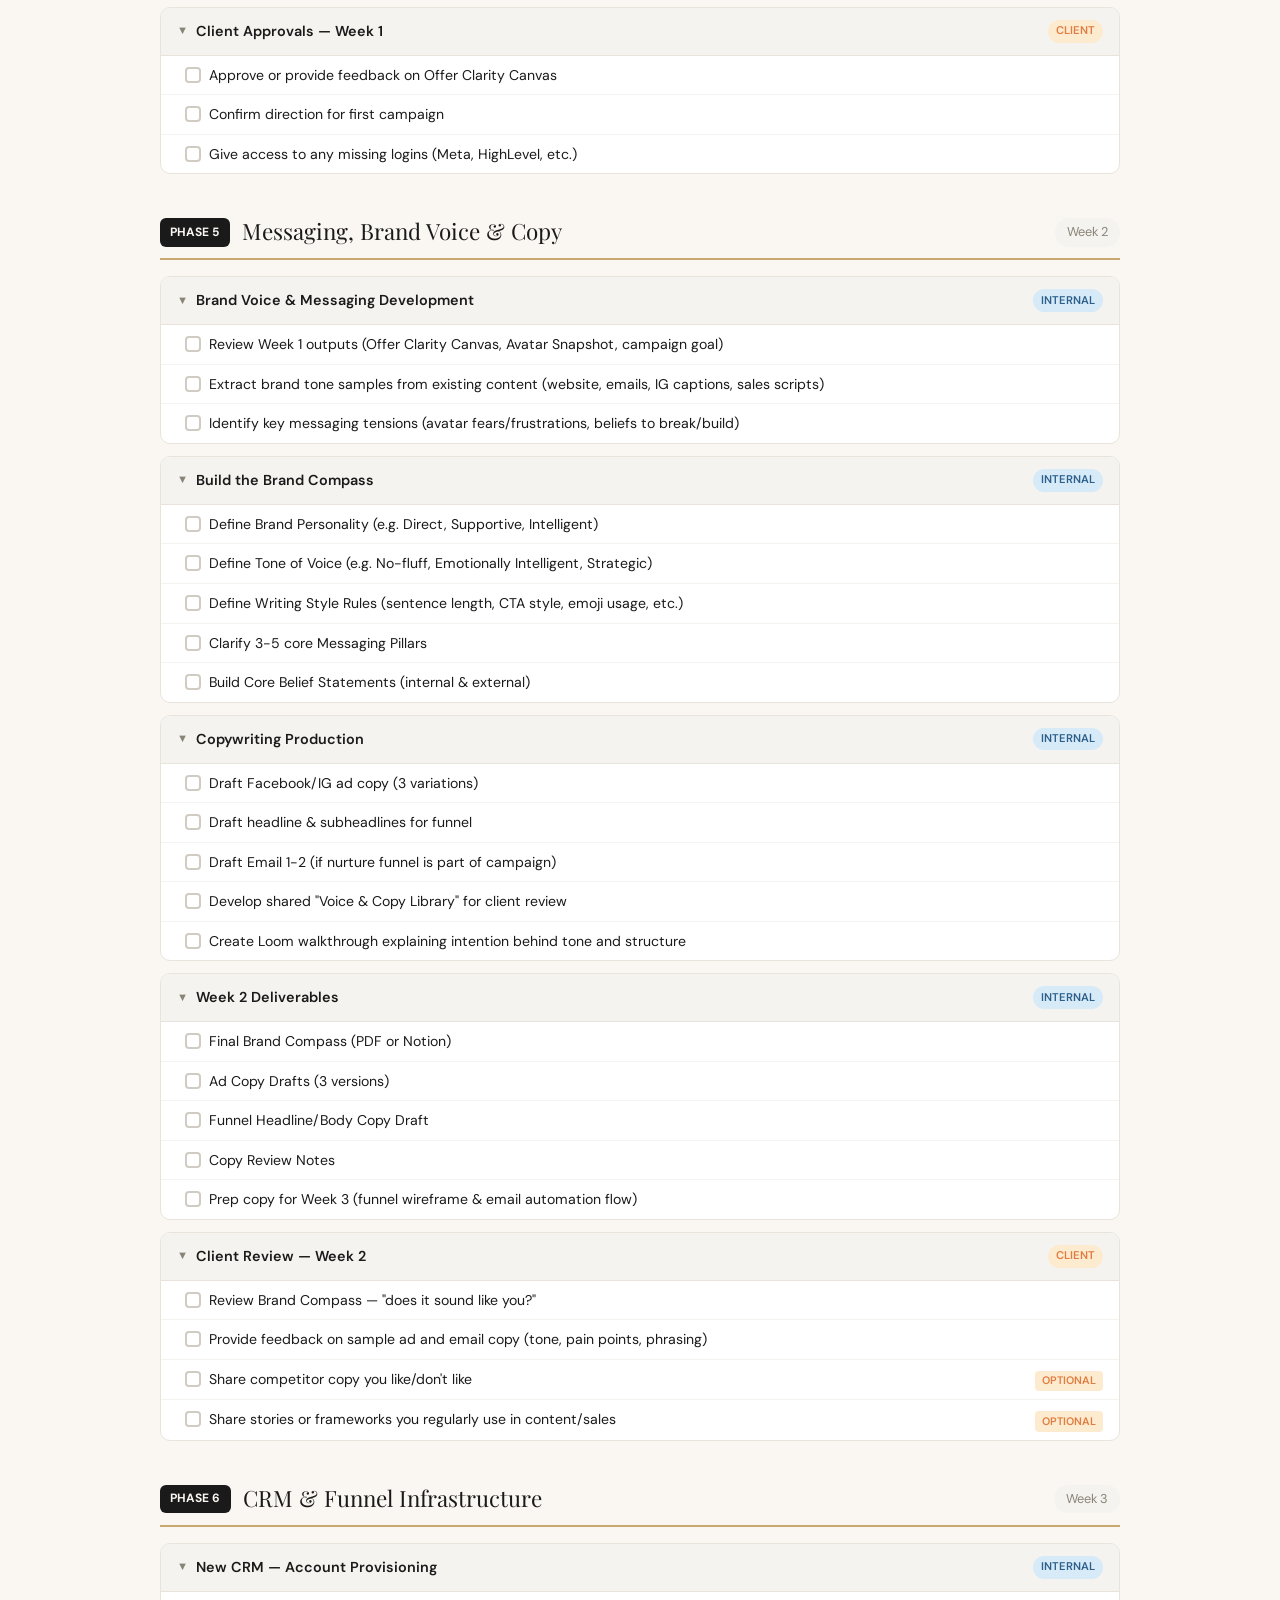
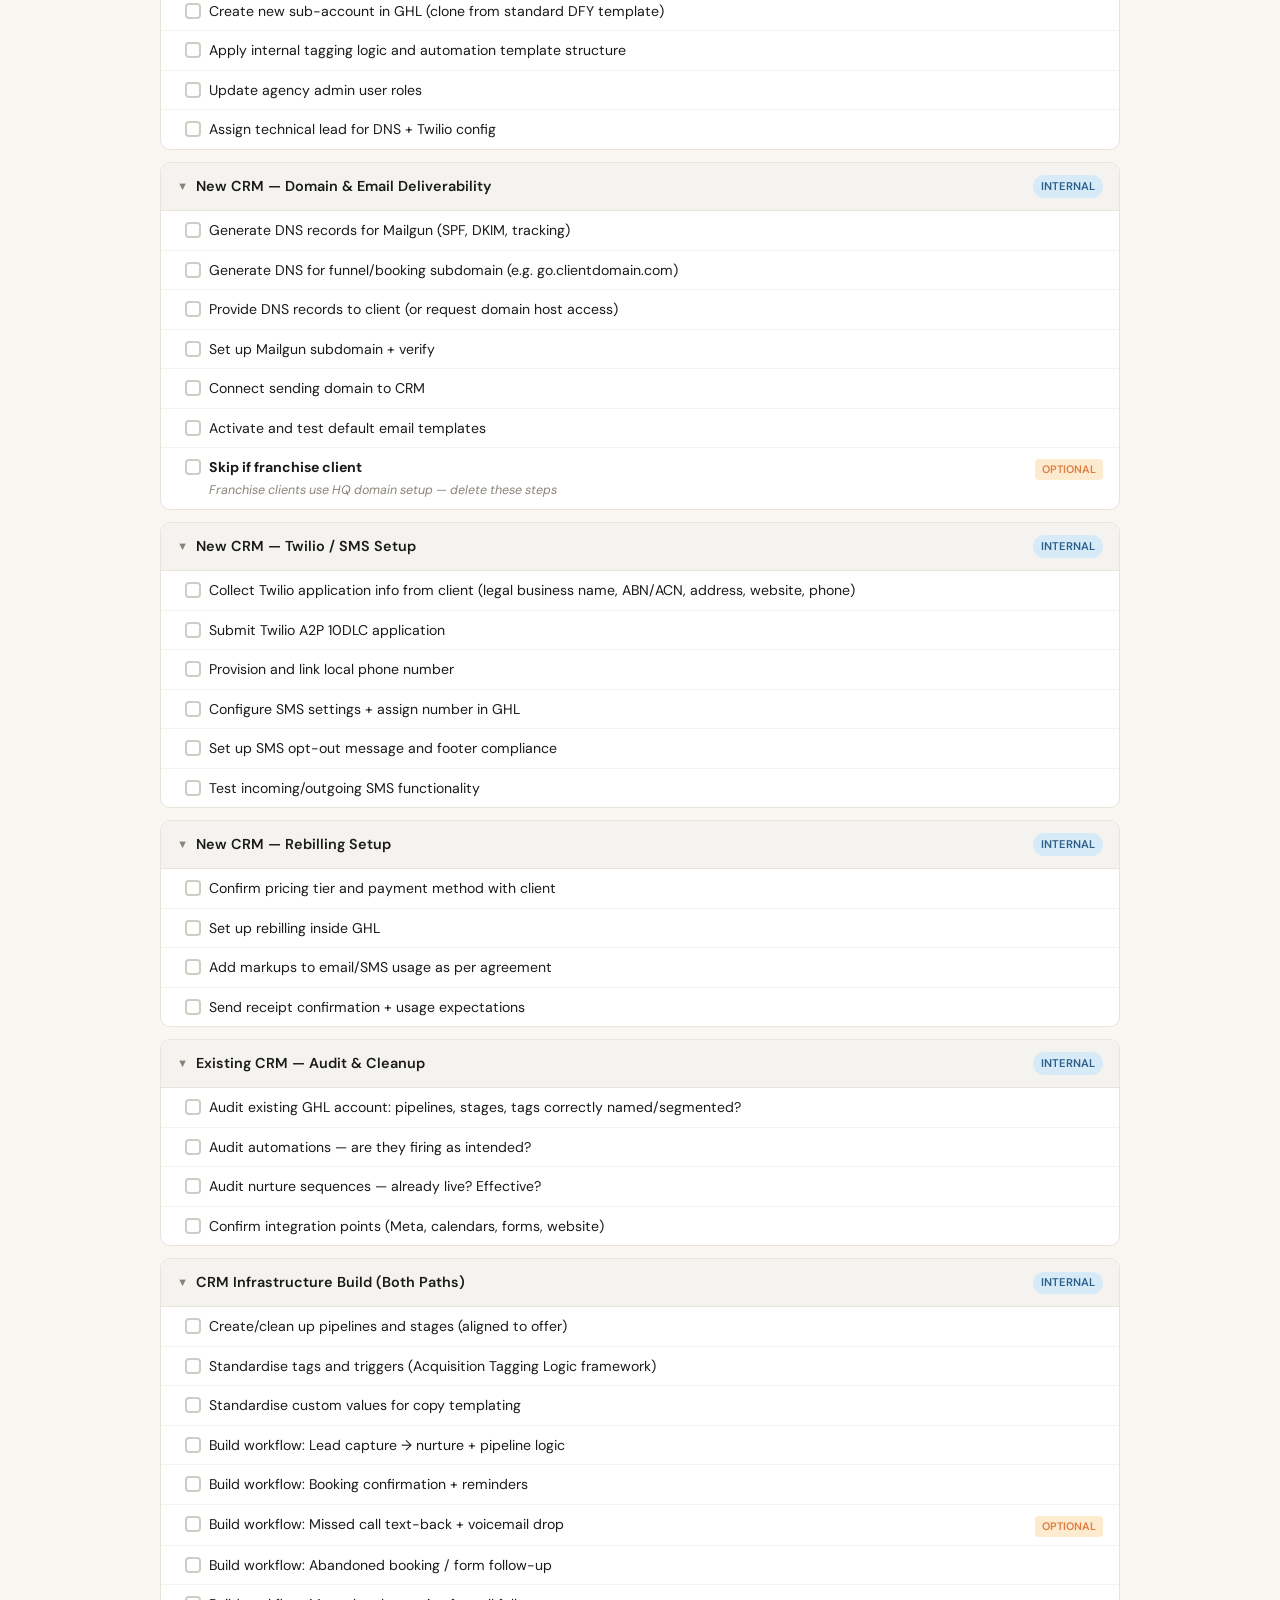
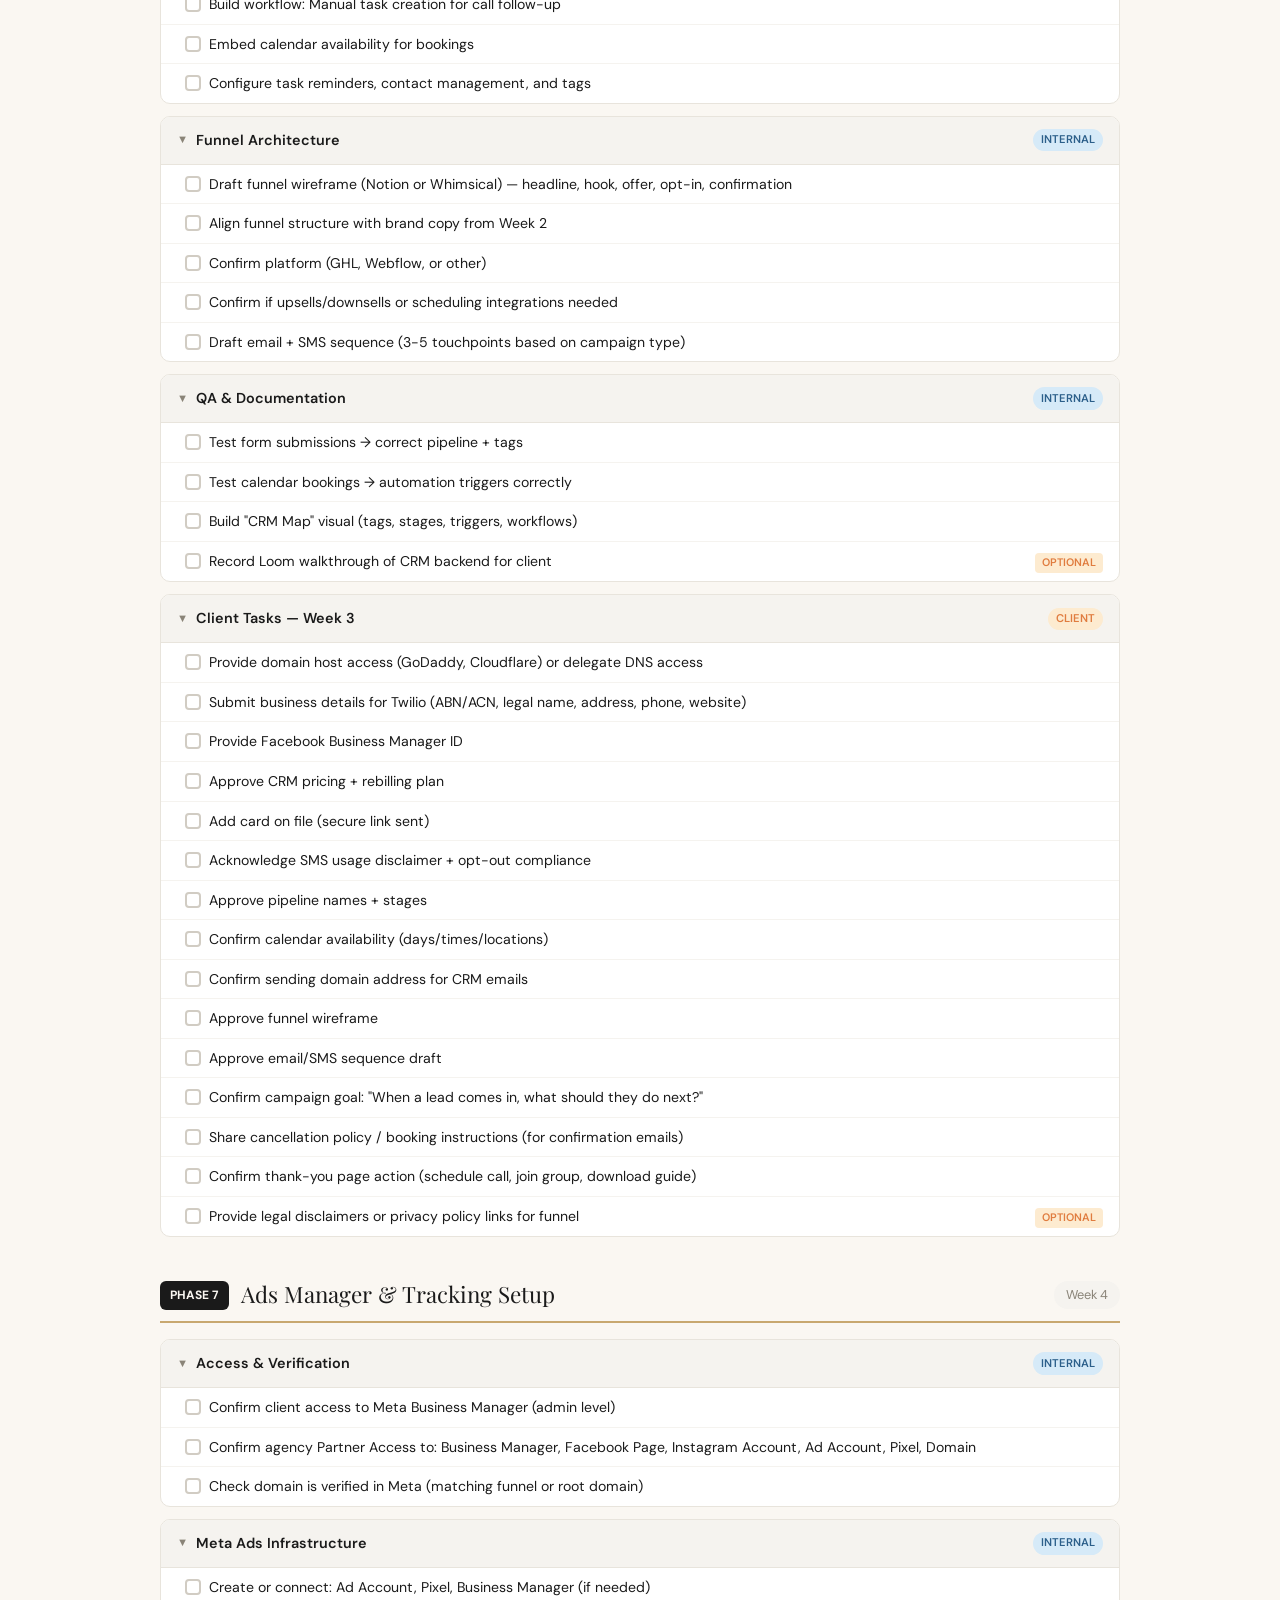
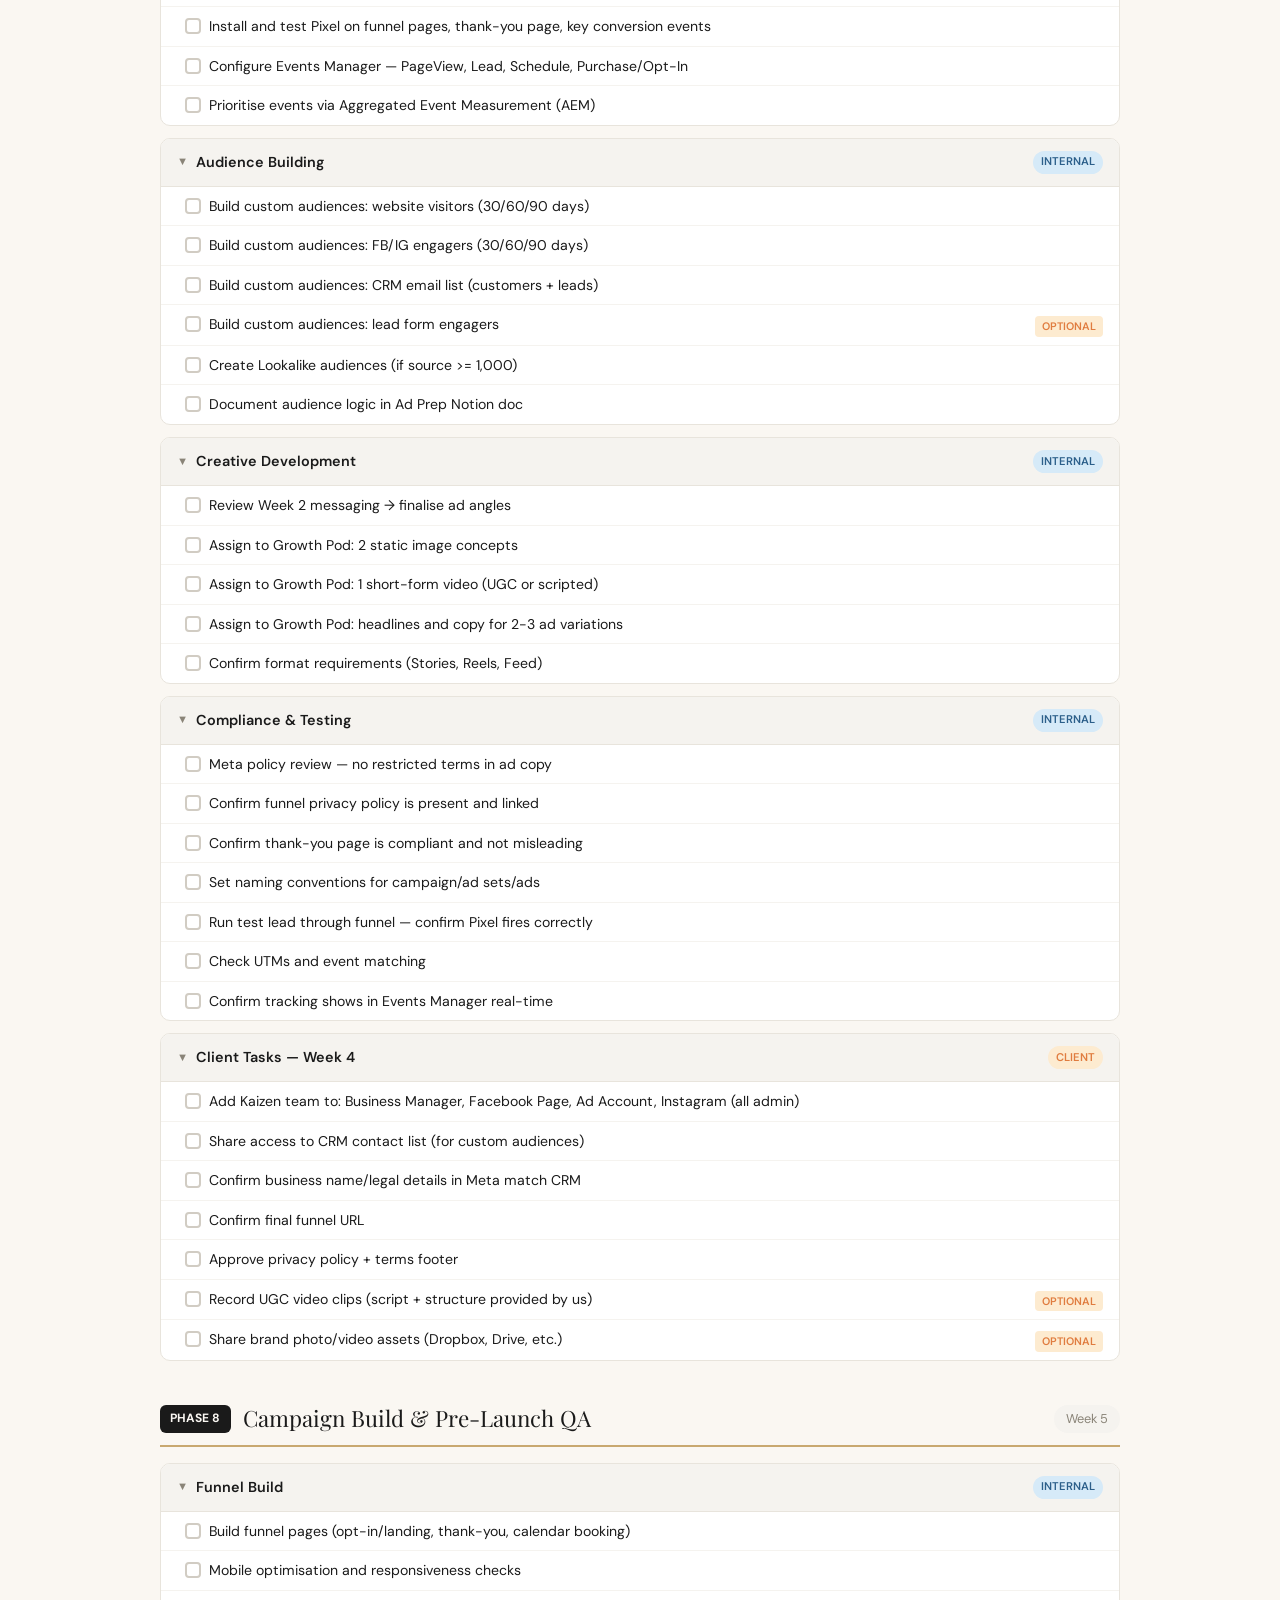
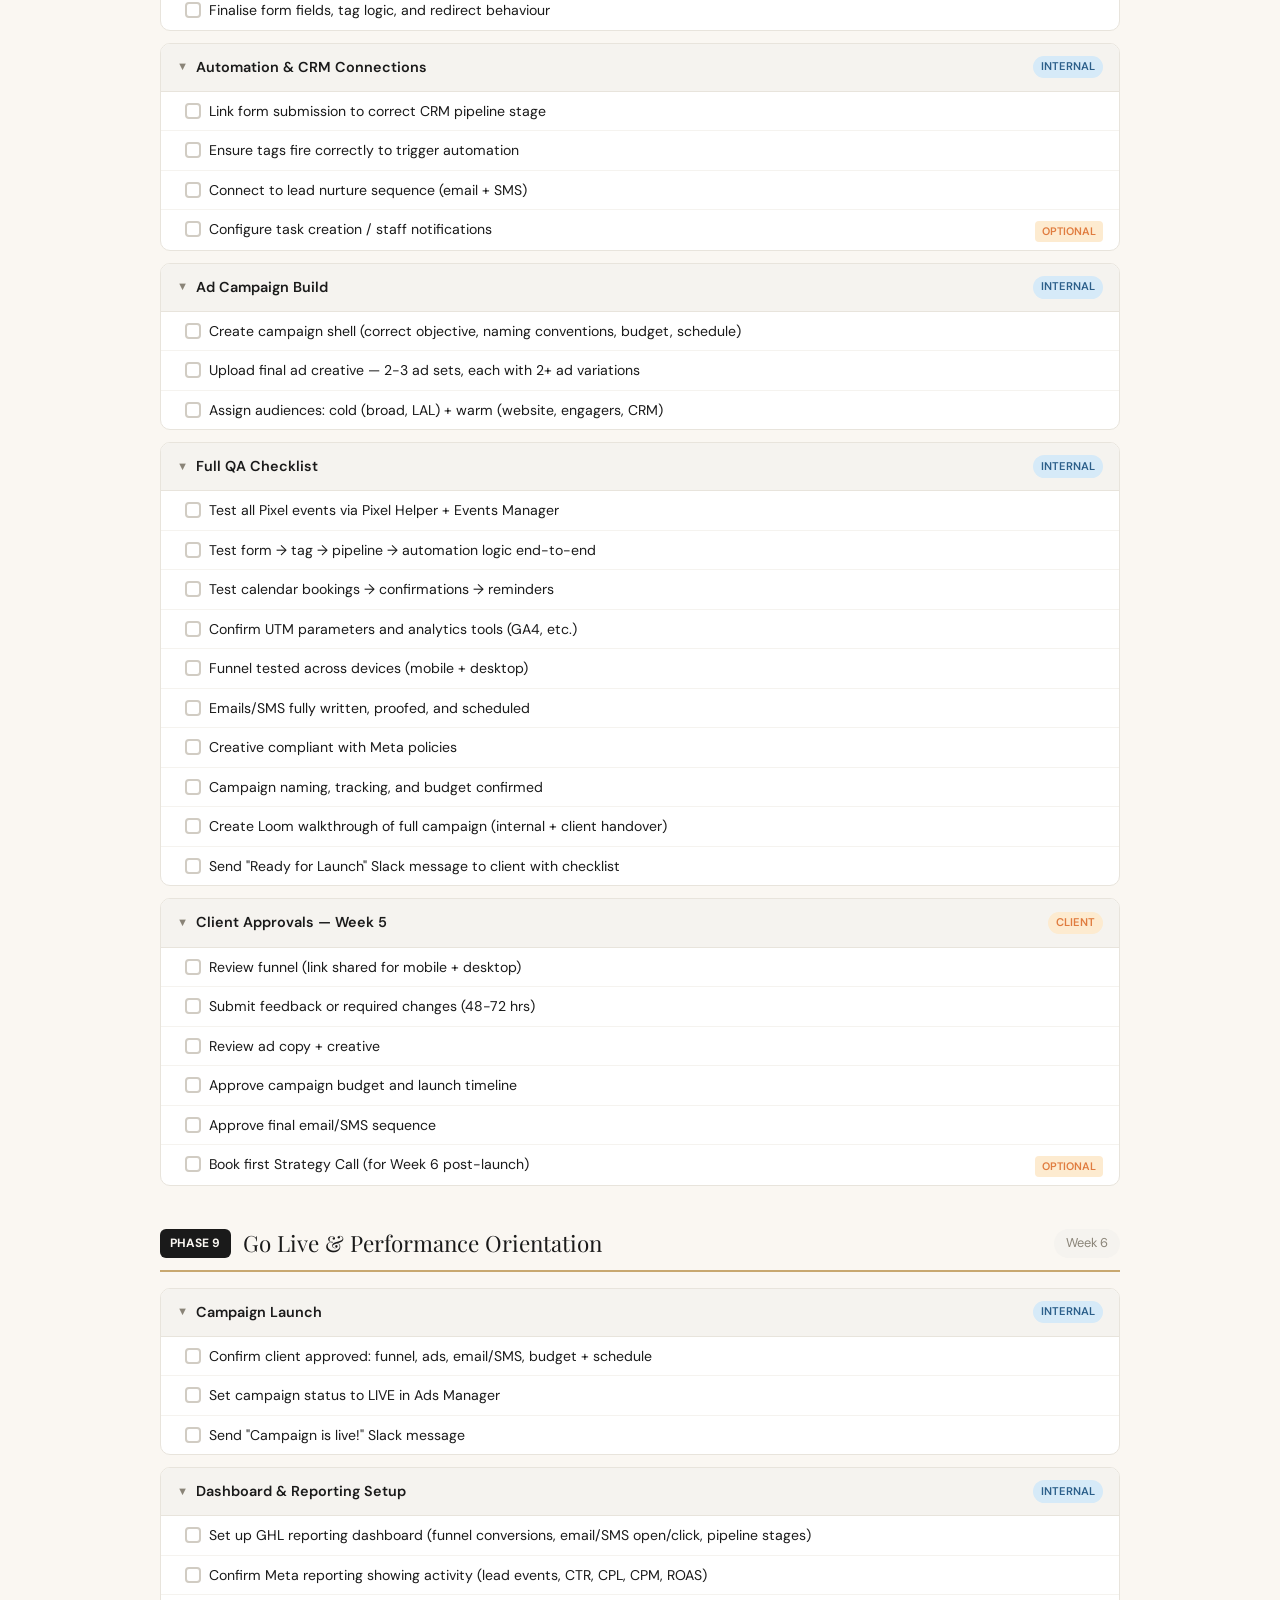
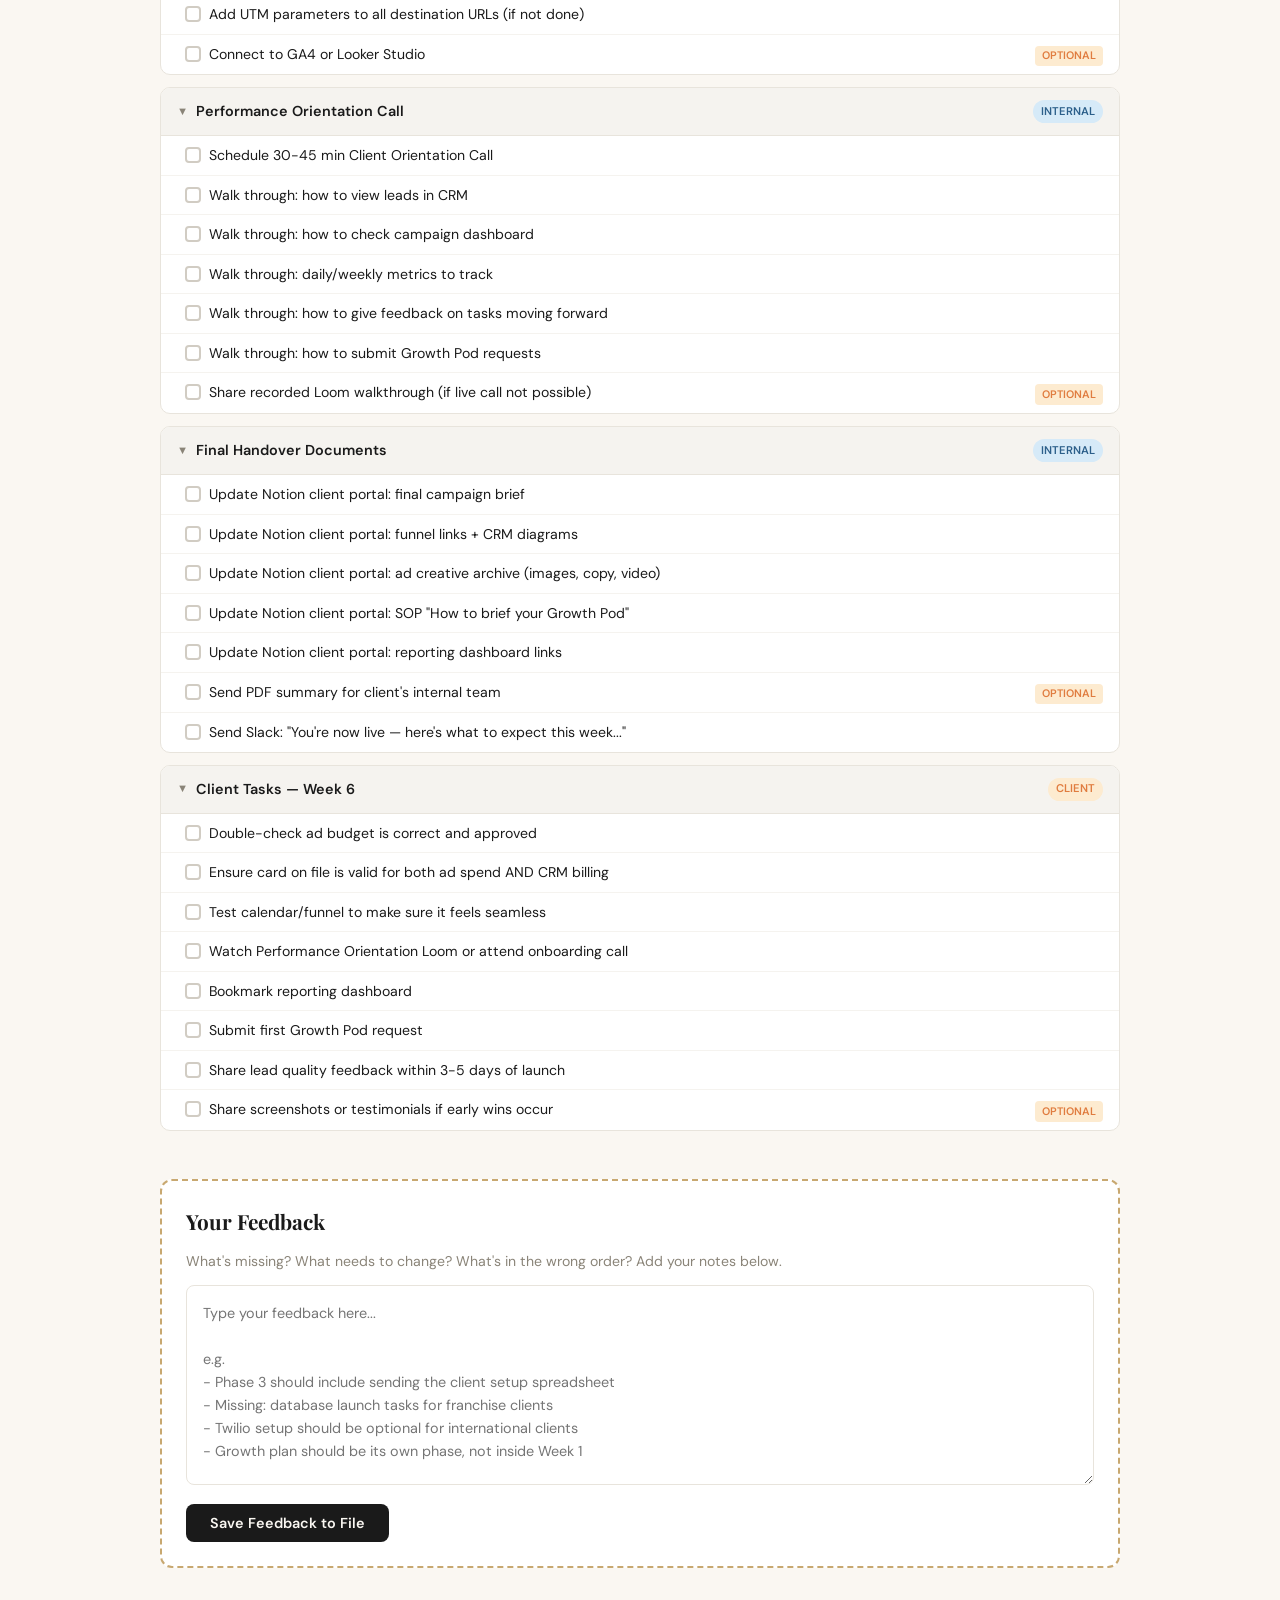
<file: checklist.html>
<!DOCTYPE html>
<html lang="en">
<head>
<meta charset="UTF-8">
<meta name="viewport" content="width=device-width, initial-scale=1.0">
<title>Kaizen Collective — DWY Client Onboarding Checklist</title>
<style>
  @import url('https://fonts.googleapis.com/css2?family=Playfair+Display:wght@600;700&family=DM+Sans:wght@400;500;600;700&display=swap');

  :root {
    --cream: #FAF7F2;
    --ink: #1A1A1A;
    --gold: #C8A870;
    --gold-light: #E8D5B5;
    --green: #2D6A4F;
    --green-light: #D4EDDA;
    --orange: #E07C3F;
    --orange-light: #FDEBD0;
    --red: #C0392B;
    --red-light: #FADBD8;
    --blue: #2C5F8A;
    --blue-light: #D6EAF8;
    --gray-100: #F5F3EF;
    --gray-200: #E8E4DC;
    --gray-300: #D1CCC3;
    --gray-500: #8A8478;
    --gray-700: #4A4640;
  }

  * { margin: 0; padding: 0; box-sizing: border-box; }

  body {
    font-family: 'DM Sans', sans-serif;
    background: var(--cream);
    color: var(--ink);
    line-height: 1.6;
    padding: 2rem;
  }

  .container { max-width: 960px; margin: 0 auto; }

  h1 {
    font-family: 'Playfair Display', serif;
    font-size: 2.2rem;
    margin-bottom: 0.25rem;
  }

  .subtitle {
    color: var(--gray-500);
    font-size: 0.95rem;
    margin-bottom: 2rem;
  }

  .legend {
    display: flex;
    gap: 1.5rem;
    flex-wrap: wrap;
    margin-bottom: 2rem;
    padding: 1rem 1.25rem;
    background: white;
    border-radius: 10px;
    border: 1px solid var(--gray-200);
    font-size: 0.85rem;
  }

  .legend-item {
    display: flex;
    align-items: center;
    gap: 0.4rem;
  }

  .legend-dot {
    width: 10px;
    height: 10px;
    border-radius: 50%;
    flex-shrink: 0;
  }

  .phase {
    margin-bottom: 2.5rem;
  }

  .phase-header {
    display: flex;
    align-items: center;
    gap: 0.75rem;
    margin-bottom: 1rem;
    padding-bottom: 0.5rem;
    border-bottom: 2px solid var(--gold);
  }

  .phase-number {
    background: var(--ink);
    color: var(--cream);
    font-weight: 700;
    font-size: 0.75rem;
    padding: 0.3rem 0.65rem;
    border-radius: 6px;
    white-space: nowrap;
  }

  .phase-title {
    font-family: 'Playfair Display', serif;
    font-size: 1.4rem;
  }

  .phase-timing {
    margin-left: auto;
    font-size: 0.8rem;
    color: var(--gray-500);
    background: var(--gray-100);
    padding: 0.25rem 0.75rem;
    border-radius: 20px;
    white-space: nowrap;
  }

  .task-group {
    background: white;
    border: 1px solid var(--gray-200);
    border-radius: 10px;
    margin-bottom: 0.75rem;
    overflow: hidden;
  }

  .task-group-header {
    display: flex;
    align-items: center;
    gap: 0.5rem;
    padding: 0.75rem 1rem;
    background: var(--gray-100);
    font-weight: 600;
    font-size: 0.9rem;
    cursor: pointer;
    user-select: none;
  }

  .task-group-header:hover { background: var(--gray-200); }

  .task-group-header .arrow {
    transition: transform 0.2s;
    font-size: 0.7rem;
    color: var(--gray-500);
  }

  .task-group.collapsed .arrow { transform: rotate(-90deg); }
  .task-group.collapsed .task-list { display: none; }

  .badge {
    font-size: 0.7rem;
    font-weight: 600;
    padding: 0.15rem 0.5rem;
    border-radius: 12px;
    margin-left: auto;
    white-space: nowrap;
  }

  .badge-internal { background: var(--blue-light); color: var(--blue); }
  .badge-client { background: var(--orange-light); color: var(--orange); }

  .task-list { padding: 0; }

  .task-item {
    display: flex;
    align-items: flex-start;
    gap: 0.5rem;
    padding: 0.5rem 1rem 0.5rem 1.5rem;
    border-top: 1px solid var(--gray-100);
    font-size: 0.88rem;
    position: relative;
  }

  .task-item:first-child { border-top: 1px solid var(--gray-200); }

  .task-item .check {
    flex-shrink: 0;
    width: 16px;
    height: 16px;
    border: 2px solid var(--gray-300);
    border-radius: 4px;
    margin-top: 3px;
  }

  .task-text { flex: 1; }

  .task-note {
    font-size: 0.78rem;
    color: var(--gray-500);
    font-style: italic;
    margin-top: 0.15rem;
  }

  .tag {
    font-size: 0.68rem;
    font-weight: 600;
    padding: 0.1rem 0.45rem;
    border-radius: 4px;
    white-space: nowrap;
    flex-shrink: 0;
    margin-top: 3px;
  }

  .tag-optional { background: var(--orange-light); color: var(--orange); }
  .tag-day1 { background: var(--green-light); color: var(--green); }
  .tag-day3 { background: var(--blue-light); color: var(--blue); }
  .tag-day5 { background: #F3E8FF; color: #7C3AED; }
  .tag-week { background: var(--gray-100); color: var(--gray-700); }

  .subtask {
    padding-left: 3rem;
    font-size: 0.83rem;
    color: var(--gray-700);
  }

  .subtask .check {
    width: 14px;
    height: 14px;
    border-radius: 3px;
  }

  .feedback-section {
    margin-top: 3rem;
    padding: 1.5rem;
    background: white;
    border: 2px dashed var(--gold);
    border-radius: 12px;
  }

  .feedback-section h2 {
    font-family: 'Playfair Display', serif;
    font-size: 1.3rem;
    margin-bottom: 0.75rem;
  }

  .feedback-area {
    width: 100%;
    min-height: 200px;
    padding: 1rem;
    border: 1px solid var(--gray-200);
    border-radius: 8px;
    font-family: 'DM Sans', sans-serif;
    font-size: 0.9rem;
    resize: vertical;
    line-height: 1.6;
  }

  .feedback-area:focus { outline: 2px solid var(--gold); border-color: transparent; }

  .save-btn {
    margin-top: 0.75rem;
    padding: 0.6rem 1.5rem;
    background: var(--ink);
    color: var(--cream);
    border: none;
    border-radius: 8px;
    font-family: 'DM Sans', sans-serif;
    font-weight: 600;
    font-size: 0.9rem;
    cursor: pointer;
  }

  .save-btn:hover { background: var(--gray-700); }

  .stats {
    display: flex;
    gap: 1rem;
    flex-wrap: wrap;
    margin-bottom: 2rem;
  }

  .stat-card {
    background: white;
    border: 1px solid var(--gray-200);
    border-radius: 10px;
    padding: 1rem 1.25rem;
    flex: 1;
    min-width: 140px;
    text-align: center;
  }

  .stat-number {
    font-family: 'Playfair Display', serif;
    font-size: 1.8rem;
    color: var(--gold);
  }

  .stat-label {
    font-size: 0.78rem;
    color: var(--gray-500);
    font-weight: 500;
  }

  @media (max-width: 640px) {
    body { padding: 1rem; }
    h1 { font-size: 1.6rem; }
    .phase-header { flex-wrap: wrap; }
    .phase-timing { margin-left: 0; }
    .legend { flex-direction: column; gap: 0.5rem; }
  }
</style>
</head>
<body>
<div class="container">

<h1>DWY Client Onboarding Checklist</h1>
<p class="subtitle">Kaizen Collective — Onramp Fast Track (6-Week Sprint) + Operational Setup</p>

<div class="stats">
  <div class="stat-card"><div class="stat-number">9</div><div class="stat-label">Phases</div></div>
  <div class="stat-card"><div class="stat-number">34</div><div class="stat-label">Task Groups</div></div>
  <div class="stat-card"><div class="stat-number">147</div><div class="stat-label">Total Subtasks</div></div>
  <div class="stat-card"><div class="stat-number">6</div><div class="stat-label">Weeks</div></div>
</div>

<div class="legend">
  <div class="legend-item"><div class="legend-dot" style="background:var(--blue)"></div> Internal task</div>
  <div class="legend-item"><div class="legend-dot" style="background:var(--orange)"></div> Client task</div>
  <div class="legend-item"><span class="tag tag-optional">OPTIONAL</span> Skip if not needed</div>
  <div class="legend-item"><span class="tag tag-day1">DAY 1</span> <span class="tag tag-day3">DAY 1-3</span> <span class="tag tag-day5">DAY 1-5</span> <span class="tag tag-week">WEEK 1-3</span> Timing</div>
</div>

<!-- ============ PHASE 1: ADMIN SETUP ============ -->
<div class="phase">
  <div class="phase-header">
    <span class="phase-number">PHASE 1</span>
    <span class="phase-title">Admin Setup</span>
    <span class="phase-timing">Day 1</span>
  </div>

  <div class="task-group">
    <div class="task-group-header" onclick="this.parentElement.classList.toggle('collapsed')">
      <span class="arrow">&#9660;</span>
      Workspace & Access
      <span class="badge badge-internal">INTERNAL</span>
    </div>
    <div class="task-list">
      <div class="task-item"><div class="check"></div><div class="task-text">Create Google Drive folder (duplicate from template)</div><span class="tag tag-day1">DAY 1</span></div>
      <div class="task-item"><div class="check"></div><div class="task-text">Create client workspace/portal in Notion</div><span class="tag tag-day1">DAY 1</span></div>
      <div class="task-item"><div class="check"></div><div class="task-text">Create dedicated Slack channel with client</div><span class="tag tag-day1">DAY 1</span></div>
      <div class="task-item"><div class="check"></div><div class="task-text">Record client start date (anchor date)
        <div class="task-note">All wait steps and due dates calculate from this date</div>
      </div><span class="tag tag-day1">DAY 1</span></div>
      <div class="task-item"><div class="check"></div><div class="task-text">Upload all client resources to shared folder (logos, offers, past copy, audience data)</div><span class="tag tag-day1">DAY 1</span></div>
    </div>
  </div>

  <div class="task-group">
    <div class="task-group-header" onclick="this.parentElement.classList.toggle('collapsed')">
      <span class="arrow">&#9660;</span>
      CRM & Internal Tracking
      <span class="badge badge-internal">INTERNAL</span>
    </div>
    <div class="task-list">
      <div class="task-item"><div class="check"></div><div class="task-text">Add client to GHL — create contact + opportunity</div><span class="tag tag-day1">DAY 1</span></div>
      <div class="task-item"><div class="check"></div><div class="task-text">Link their GHL instance and confirm access</div><span class="tag tag-day1">DAY 1</span></div>
      <div class="task-item"><div class="check"></div><div class="task-text">Add to Kaizen internal tracking (Notion projects/tasks DB)</div><span class="tag tag-day1">DAY 1</span></div>
      <div class="task-item"><div class="check"></div><div class="task-text">Trigger "New Member" workflow in GHL</div><span class="tag tag-day1">DAY 1</span></div>
      <div class="task-item"><div class="check"></div><div class="task-text">Send login email (membership/Koba access)</div><span class="tag tag-day1">DAY 1</span></div>
      <div class="task-item"><div class="check"></div><div class="task-text">Send purchase/payment link confirmation</div><span class="tag tag-day1">DAY 1</span></div>
    </div>
  </div>

  <div class="task-group">
    <div class="task-group-header" onclick="this.parentElement.classList.toggle('collapsed')">
      <span class="arrow">&#9660;</span>
      Welcome & Intake
      <span class="badge badge-internal">INTERNAL</span>
    </div>
    <div class="task-list">
      <div class="task-item"><div class="check"></div><div class="task-text">Send Brand + Marketing Intake Form (welcome email)</div><span class="tag tag-day1">DAY 1</span></div>
      <div class="task-item"><div class="check"></div><div class="task-text">Send Assets & Access document (client fills: logins, brand assets, existing accounts)</div><span class="tag tag-day1">DAY 1</span></div>
      <div class="task-item"><div class="check"></div><div class="task-text">Post first Slack message — welcome, next steps, key links, template message</div><span class="tag tag-day1">DAY 1</span></div>
    </div>
  </div>
</div>

<!-- ============ PHASE 2: ORIENTATION CALL ============ -->
<div class="phase">
  <div class="phase-header">
    <span class="phase-number">PHASE 2</span>
    <span class="phase-title">Orientation Call</span>
    <span class="phase-timing">Day 1-3</span>
  </div>

  <div class="task-group">
    <div class="task-group-header" onclick="this.parentElement.classList.toggle('collapsed')">
      <span class="arrow">&#9660;</span>
      Pre-Call Preparation
      <span class="badge badge-internal">INTERNAL</span>
    </div>
    <div class="task-list">
      <div class="task-item"><div class="check"></div><div class="task-text">Schedule orientation call and send calendar invite</div><span class="tag tag-day1">DAY 1</span></div>
      <div class="task-item"><div class="check"></div><div class="task-text">Prepare Client Brief Summary Template</div><span class="tag tag-day3">DAY 1-3</span></div>
      <div class="task-item"><div class="check"></div><div class="task-text">Review pre-onboarding questionnaire + any past campaign data</div><span class="tag tag-day3">DAY 1-3</span></div>
    </div>
  </div>

  <div class="task-group">
    <div class="task-group-header" onclick="this.parentElement.classList.toggle('collapsed')">
      <span class="arrow">&#9660;</span>
      Conduct the Call
      <span class="badge badge-internal">INTERNAL</span>
    </div>
    <div class="task-list">
      <div class="task-item"><div class="check"></div><div class="task-text">Conduct orientation call — intro to team, process, expectations</div><span class="tag tag-day3">DAY 1-3</span></div>
      <div class="task-item"><div class="check"></div><div class="task-text">Record Loom walkthrough (if live call not possible)</div><span class="tag tag-optional">OPTIONAL</span></div>
    </div>
  </div>

  <div class="task-group">
    <div class="task-group-header" onclick="this.parentElement.classList.toggle('collapsed')">
      <span class="arrow">&#9660;</span>
      Post-Call
      <span class="badge badge-internal">INTERNAL</span>
    </div>
    <div class="task-list">
      <div class="task-item"><div class="check"></div><div class="task-text">Post orientation follow-up message in Slack (summary, next steps, key links)</div><span class="tag tag-day3">DAY 1-3</span></div>
    </div>
  </div>
</div>

<!-- ============ PHASE 3: CLIENT TASKS / DOCUMENTS ============ -->
<div class="phase">
  <div class="phase-header">
    <span class="phase-number">PHASE 3</span>
    <span class="phase-title">Client Tasks & Documents</span>
    <span class="phase-timing">Day 1-5</span>
  </div>

  <div class="task-group">
    <div class="task-group-header" onclick="this.parentElement.classList.toggle('collapsed')">
      <span class="arrow">&#9660;</span>
      Assets & Access Collection
      <span class="badge badge-client">CLIENT</span>
    </div>
    <div class="task-list">
      <div class="task-item"><div class="check"></div><div class="task-text">Submit Brand + Marketing Intake Form</div><span class="tag tag-day5">DAY 1-5</span></div>
      <div class="task-item"><div class="check"></div><div class="task-text">Provide brand assets (logos, fonts, colours, photos)</div><span class="tag tag-day5">DAY 1-5</span></div>
      <div class="task-item"><div class="check"></div><div class="task-text">Provide Meta Business Manager access (admin level)</div><span class="tag tag-day5">DAY 1-5</span></div>
      <div class="task-item"><div class="check"></div><div class="task-text">Provide CRM/website logins (if existing)</div><span class="tag tag-day5">DAY 1-5</span></div>
      <div class="task-item"><div class="check"></div><div class="task-text">Complete Offer Clarity intake form</div><span class="tag tag-day5">DAY 1-5</span></div>
      <div class="task-item"><div class="check"></div><div class="task-text">Share past ad creatives, campaigns, landing pages, funnels (if available)</div><span class="tag tag-optional">OPTIONAL</span></div>
      <div class="task-item"><div class="check"></div><div class="task-text">Share testimonials, case studies, past headlines that performed well</div><span class="tag tag-optional">OPTIONAL</span></div>
    </div>
  </div>
</div>

<!-- ============ PHASE 4: STRATEGY & OFFER DEEP DIVE ============ -->
<div class="phase">
  <div class="phase-header">
    <span class="phase-number">PHASE 4</span>
    <span class="phase-title">Business Foundations & Offer Deep Dive</span>
    <span class="phase-timing">Week 1</span>
  </div>

  <div class="task-group">
    <div class="task-group-header" onclick="this.parentElement.classList.toggle('collapsed')">
      <span class="arrow">&#9660;</span>
      Strategy & Discovery
      <span class="badge badge-internal">INTERNAL</span>
    </div>
    <div class="task-list">
      <div class="task-item"><div class="check"></div><div class="task-text">Schedule 60-90 min Deep Dive Call with Mario or Brando</div><span class="tag tag-week">WEEK 1</span></div>
      <div class="task-item"><div class="check"></div><div class="task-text">On call — clarify: main offer, ideal customer, what's working/not, 90-day objectives</div><span class="tag tag-week">WEEK 1</span></div>
      <div class="task-item"><div class="check"></div><div class="task-text">Draft Offer Clarity Canvas</div><span class="tag tag-week">WEEK 1</span></div>
      <div class="task-item"><div class="check"></div><div class="task-text">Draft Ideal Avatar Profile (demographics + psychographics)</div><span class="tag tag-week">WEEK 1</span></div>
      <div class="task-item"><div class="check"></div><div class="task-text">Confirm initial campaign direction</div><span class="tag tag-week">WEEK 1</span></div>
      <div class="task-item subtask"><div class="check"></div><div class="task-text">Lead Magnet?</div></div>
      <div class="task-item subtask"><div class="check"></div><div class="task-text">Trial offer?</div></div>
      <div class="task-item subtask"><div class="check"></div><div class="task-text">High-ticket call funnel?</div></div>
      <div class="task-item subtask"><div class="check"></div><div class="task-text">Database reactivation?</div></div>
    </div>
  </div>

  <div class="task-group">
    <div class="task-group-header" onclick="this.parentElement.classList.toggle('collapsed')">
      <span class="arrow">&#9660;</span>
      Copy Foundations
      <span class="badge badge-internal">INTERNAL</span>
    </div>
    <div class="task-list">
      <div class="task-item"><div class="check"></div><div class="task-text">Kick off Brand Messaging Intake Form (if not already completed)</div><span class="tag tag-week">WEEK 1</span></div>
      <div class="task-item"><div class="check"></div><div class="task-text">Extract tone of voice samples (from emails, captions, site)</div><span class="tag tag-week">WEEK 1</span></div>
    </div>
  </div>

  <div class="task-group">
    <div class="task-group-header" onclick="this.parentElement.classList.toggle('collapsed')">
      <span class="arrow">&#9660;</span>
      CRM & Funnel Prep
      <span class="badge badge-internal">INTERNAL</span>
    </div>
    <div class="task-list">
      <div class="task-item"><div class="check"></div><div class="task-text">Conduct CRM audit (tags, pipelines, automations)</div><span class="tag tag-week">WEEK 1</span></div>
      <div class="task-item"><div class="check"></div><div class="task-text">Map current state of lead journey (whiteboard / Notion)</div><span class="tag tag-week">WEEK 1</span></div>
      <div class="task-item"><div class="check"></div><div class="task-text">Identify core conversion goal for campaign</div><span class="tag tag-week">WEEK 1</span></div>
    </div>
  </div>

  <div class="task-group">
    <div class="task-group-header" onclick="this.parentElement.classList.toggle('collapsed')">
      <span class="arrow">&#9660;</span>
      Week 1 Deliverables
      <span class="badge badge-internal">INTERNAL</span>
    </div>
    <div class="task-list">
      <div class="task-item"><div class="check"></div><div class="task-text">Share Offer Clarity Canvas with client</div></div>
      <div class="task-item"><div class="check"></div><div class="task-text">Share Avatar Snapshot with client</div></div>
      <div class="task-item"><div class="check"></div><div class="task-text">Confirmed Campaign Goal documented</div></div>
      <div class="task-item"><div class="check"></div><div class="task-text">Task plan for Week 2 delivery (messaging frameworks)</div></div>
    </div>
  </div>

  <div class="task-group">
    <div class="task-group-header" onclick="this.parentElement.classList.toggle('collapsed')">
      <span class="arrow">&#9660;</span>
      Client Approvals — Week 1
      <span class="badge badge-client">CLIENT</span>
    </div>
    <div class="task-list">
      <div class="task-item"><div class="check"></div><div class="task-text">Approve or provide feedback on Offer Clarity Canvas</div></div>
      <div class="task-item"><div class="check"></div><div class="task-text">Confirm direction for first campaign</div></div>
      <div class="task-item"><div class="check"></div><div class="task-text">Give access to any missing logins (Meta, HighLevel, etc.)</div></div>
    </div>
  </div>
</div>

<!-- ============ PHASE 5: MESSAGING & COPY ============ -->
<div class="phase">
  <div class="phase-header">
    <span class="phase-number">PHASE 5</span>
    <span class="phase-title">Messaging, Brand Voice & Copy</span>
    <span class="phase-timing">Week 2</span>
  </div>

  <div class="task-group">
    <div class="task-group-header" onclick="this.parentElement.classList.toggle('collapsed')">
      <span class="arrow">&#9660;</span>
      Brand Voice & Messaging Development
      <span class="badge badge-internal">INTERNAL</span>
    </div>
    <div class="task-list">
      <div class="task-item"><div class="check"></div><div class="task-text">Review Week 1 outputs (Offer Clarity Canvas, Avatar Snapshot, campaign goal)</div></div>
      <div class="task-item"><div class="check"></div><div class="task-text">Extract brand tone samples from existing content (website, emails, IG captions, sales scripts)</div></div>
      <div class="task-item"><div class="check"></div><div class="task-text">Identify key messaging tensions (avatar fears/frustrations, beliefs to break/build)</div></div>
    </div>
  </div>

  <div class="task-group">
    <div class="task-group-header" onclick="this.parentElement.classList.toggle('collapsed')">
      <span class="arrow">&#9660;</span>
      Build the Brand Compass
      <span class="badge badge-internal">INTERNAL</span>
    </div>
    <div class="task-list">
      <div class="task-item"><div class="check"></div><div class="task-text">Define Brand Personality (e.g. Direct, Supportive, Intelligent)</div></div>
      <div class="task-item"><div class="check"></div><div class="task-text">Define Tone of Voice (e.g. No-fluff, Emotionally Intelligent, Strategic)</div></div>
      <div class="task-item"><div class="check"></div><div class="task-text">Define Writing Style Rules (sentence length, CTA style, emoji usage, etc.)</div></div>
      <div class="task-item"><div class="check"></div><div class="task-text">Clarify 3-5 core Messaging Pillars</div></div>
      <div class="task-item"><div class="check"></div><div class="task-text">Build Core Belief Statements (internal & external)</div></div>
    </div>
  </div>

  <div class="task-group">
    <div class="task-group-header" onclick="this.parentElement.classList.toggle('collapsed')">
      <span class="arrow">&#9660;</span>
      Copywriting Production
      <span class="badge badge-internal">INTERNAL</span>
    </div>
    <div class="task-list">
      <div class="task-item"><div class="check"></div><div class="task-text">Draft Facebook/IG ad copy (3 variations)</div></div>
      <div class="task-item"><div class="check"></div><div class="task-text">Draft headline & subheadlines for funnel</div></div>
      <div class="task-item"><div class="check"></div><div class="task-text">Draft Email 1-2 (if nurture funnel is part of campaign)</div></div>
      <div class="task-item"><div class="check"></div><div class="task-text">Develop shared "Voice & Copy Library" for client review</div></div>
      <div class="task-item"><div class="check"></div><div class="task-text">Create Loom walkthrough explaining intention behind tone and structure</div></div>
    </div>
  </div>

  <div class="task-group">
    <div class="task-group-header" onclick="this.parentElement.classList.toggle('collapsed')">
      <span class="arrow">&#9660;</span>
      Week 2 Deliverables
      <span class="badge badge-internal">INTERNAL</span>
    </div>
    <div class="task-list">
      <div class="task-item"><div class="check"></div><div class="task-text">Final Brand Compass (PDF or Notion)</div></div>
      <div class="task-item"><div class="check"></div><div class="task-text">Ad Copy Drafts (3 versions)</div></div>
      <div class="task-item"><div class="check"></div><div class="task-text">Funnel Headline/Body Copy Draft</div></div>
      <div class="task-item"><div class="check"></div><div class="task-text">Copy Review Notes</div></div>
      <div class="task-item"><div class="check"></div><div class="task-text">Prep copy for Week 3 (funnel wireframe & email automation flow)</div></div>
    </div>
  </div>

  <div class="task-group">
    <div class="task-group-header" onclick="this.parentElement.classList.toggle('collapsed')">
      <span class="arrow">&#9660;</span>
      Client Review — Week 2
      <span class="badge badge-client">CLIENT</span>
    </div>
    <div class="task-list">
      <div class="task-item"><div class="check"></div><div class="task-text">Review Brand Compass — "does it sound like you?"</div></div>
      <div class="task-item"><div class="check"></div><div class="task-text">Provide feedback on sample ad and email copy (tone, pain points, phrasing)</div></div>
      <div class="task-item"><div class="check"></div><div class="task-text">Share competitor copy you like/don't like</div><span class="tag tag-optional">OPTIONAL</span></div>
      <div class="task-item"><div class="check"></div><div class="task-text">Share stories or frameworks you regularly use in content/sales</div><span class="tag tag-optional">OPTIONAL</span></div>
    </div>
  </div>
</div>

<!-- ============ PHASE 6: CRM SETUP ============ -->
<div class="phase">
  <div class="phase-header">
    <span class="phase-number">PHASE 6</span>
    <span class="phase-title">CRM & Funnel Infrastructure</span>
    <span class="phase-timing">Week 3</span>
  </div>

  <div class="task-group">
    <div class="task-group-header" onclick="this.parentElement.classList.toggle('collapsed')">
      <span class="arrow">&#9660;</span>
      New CRM — Account Provisioning
      <span class="badge badge-internal">INTERNAL</span>
    </div>
    <div class="task-list">
      <div class="task-item"><div class="check"></div><div class="task-text">Create new sub-account in GHL (clone from standard DFY template)</div></div>
      <div class="task-item"><div class="check"></div><div class="task-text">Apply internal tagging logic and automation template structure</div></div>
      <div class="task-item"><div class="check"></div><div class="task-text">Update agency admin user roles</div></div>
      <div class="task-item"><div class="check"></div><div class="task-text">Assign technical lead for DNS + Twilio config</div></div>
    </div>
  </div>

  <div class="task-group">
    <div class="task-group-header" onclick="this.parentElement.classList.toggle('collapsed')">
      <span class="arrow">&#9660;</span>
      New CRM — Domain & Email Deliverability
      <span class="badge badge-internal">INTERNAL</span>
    </div>
    <div class="task-list">
      <div class="task-item"><div class="check"></div><div class="task-text">Generate DNS records for Mailgun (SPF, DKIM, tracking)</div></div>
      <div class="task-item"><div class="check"></div><div class="task-text">Generate DNS for funnel/booking subdomain (e.g. go.clientdomain.com)</div></div>
      <div class="task-item"><div class="check"></div><div class="task-text">Provide DNS records to client (or request domain host access)</div></div>
      <div class="task-item"><div class="check"></div><div class="task-text">Set up Mailgun subdomain + verify</div></div>
      <div class="task-item"><div class="check"></div><div class="task-text">Connect sending domain to CRM</div></div>
      <div class="task-item"><div class="check"></div><div class="task-text">Activate and test default email templates</div></div>
      <div class="task-item"><div class="check"></div><div class="task-text">
        <strong>Skip if franchise client</strong>
        <div class="task-note">Franchise clients use HQ domain setup — delete these steps</div>
      </div><span class="tag tag-optional">OPTIONAL</span></div>
    </div>
  </div>

  <div class="task-group">
    <div class="task-group-header" onclick="this.parentElement.classList.toggle('collapsed')">
      <span class="arrow">&#9660;</span>
      New CRM — Twilio / SMS Setup
      <span class="badge badge-internal">INTERNAL</span>
    </div>
    <div class="task-list">
      <div class="task-item"><div class="check"></div><div class="task-text">Collect Twilio application info from client (legal business name, ABN/ACN, address, website, phone)</div></div>
      <div class="task-item"><div class="check"></div><div class="task-text">Submit Twilio A2P 10DLC application</div></div>
      <div class="task-item"><div class="check"></div><div class="task-text">Provision and link local phone number</div></div>
      <div class="task-item"><div class="check"></div><div class="task-text">Configure SMS settings + assign number in GHL</div></div>
      <div class="task-item"><div class="check"></div><div class="task-text">Set up SMS opt-out message and footer compliance</div></div>
      <div class="task-item"><div class="check"></div><div class="task-text">Test incoming/outgoing SMS functionality</div></div>
    </div>
  </div>

  <div class="task-group">
    <div class="task-group-header" onclick="this.parentElement.classList.toggle('collapsed')">
      <span class="arrow">&#9660;</span>
      New CRM — Rebilling Setup
      <span class="badge badge-internal">INTERNAL</span>
    </div>
    <div class="task-list">
      <div class="task-item"><div class="check"></div><div class="task-text">Confirm pricing tier and payment method with client</div></div>
      <div class="task-item"><div class="check"></div><div class="task-text">Set up rebilling inside GHL</div></div>
      <div class="task-item"><div class="check"></div><div class="task-text">Add markups to email/SMS usage as per agreement</div></div>
      <div class="task-item"><div class="check"></div><div class="task-text">Send receipt confirmation + usage expectations</div></div>
    </div>
  </div>

  <div class="task-group">
    <div class="task-group-header" onclick="this.parentElement.classList.toggle('collapsed')">
      <span class="arrow">&#9660;</span>
      Existing CRM — Audit & Cleanup
      <span class="badge badge-internal">INTERNAL</span>
    </div>
    <div class="task-list">
      <div class="task-item"><div class="check"></div><div class="task-text">Audit existing GHL account: pipelines, stages, tags correctly named/segmented?</div></div>
      <div class="task-item"><div class="check"></div><div class="task-text">Audit automations — are they firing as intended?</div></div>
      <div class="task-item"><div class="check"></div><div class="task-text">Audit nurture sequences — already live? Effective?</div></div>
      <div class="task-item"><div class="check"></div><div class="task-text">Confirm integration points (Meta, calendars, forms, website)</div></div>
    </div>
  </div>

  <div class="task-group">
    <div class="task-group-header" onclick="this.parentElement.classList.toggle('collapsed')">
      <span class="arrow">&#9660;</span>
      CRM Infrastructure Build (Both Paths)
      <span class="badge badge-internal">INTERNAL</span>
    </div>
    <div class="task-list">
      <div class="task-item"><div class="check"></div><div class="task-text">Create/clean up pipelines and stages (aligned to offer)</div></div>
      <div class="task-item"><div class="check"></div><div class="task-text">Standardise tags and triggers (Acquisition Tagging Logic framework)</div></div>
      <div class="task-item"><div class="check"></div><div class="task-text">Standardise custom values for copy templating</div></div>
      <div class="task-item"><div class="check"></div><div class="task-text">Build workflow: Lead capture → nurture + pipeline logic</div></div>
      <div class="task-item"><div class="check"></div><div class="task-text">Build workflow: Booking confirmation + reminders</div></div>
      <div class="task-item"><div class="check"></div><div class="task-text">Build workflow: Missed call text-back + voicemail drop</div><span class="tag tag-optional">OPTIONAL</span></div>
      <div class="task-item"><div class="check"></div><div class="task-text">Build workflow: Abandoned booking / form follow-up</div></div>
      <div class="task-item"><div class="check"></div><div class="task-text">Build workflow: Manual task creation for call follow-up</div></div>
      <div class="task-item"><div class="check"></div><div class="task-text">Embed calendar availability for bookings</div></div>
      <div class="task-item"><div class="check"></div><div class="task-text">Configure task reminders, contact management, and tags</div></div>
    </div>
  </div>

  <div class="task-group">
    <div class="task-group-header" onclick="this.parentElement.classList.toggle('collapsed')">
      <span class="arrow">&#9660;</span>
      Funnel Architecture
      <span class="badge badge-internal">INTERNAL</span>
    </div>
    <div class="task-list">
      <div class="task-item"><div class="check"></div><div class="task-text">Draft funnel wireframe (Notion or Whimsical) — headline, hook, offer, opt-in, confirmation</div></div>
      <div class="task-item"><div class="check"></div><div class="task-text">Align funnel structure with brand copy from Week 2</div></div>
      <div class="task-item"><div class="check"></div><div class="task-text">Confirm platform (GHL, Webflow, or other)</div></div>
      <div class="task-item"><div class="check"></div><div class="task-text">Confirm if upsells/downsells or scheduling integrations needed</div></div>
      <div class="task-item"><div class="check"></div><div class="task-text">Draft email + SMS sequence (3-5 touchpoints based on campaign type)</div></div>
    </div>
  </div>

  <div class="task-group">
    <div class="task-group-header" onclick="this.parentElement.classList.toggle('collapsed')">
      <span class="arrow">&#9660;</span>
      QA & Documentation
      <span class="badge badge-internal">INTERNAL</span>
    </div>
    <div class="task-list">
      <div class="task-item"><div class="check"></div><div class="task-text">Test form submissions → correct pipeline + tags</div></div>
      <div class="task-item"><div class="check"></div><div class="task-text">Test calendar bookings → automation triggers correctly</div></div>
      <div class="task-item"><div class="check"></div><div class="task-text">Build "CRM Map" visual (tags, stages, triggers, workflows)</div></div>
      <div class="task-item"><div class="check"></div><div class="task-text">Record Loom walkthrough of CRM backend for client</div><span class="tag tag-optional">OPTIONAL</span></div>
    </div>
  </div>

  <div class="task-group">
    <div class="task-group-header" onclick="this.parentElement.classList.toggle('collapsed')">
      <span class="arrow">&#9660;</span>
      Client Tasks — Week 3
      <span class="badge badge-client">CLIENT</span>
    </div>
    <div class="task-list">
      <div class="task-item"><div class="check"></div><div class="task-text">Provide domain host access (GoDaddy, Cloudflare) or delegate DNS access</div></div>
      <div class="task-item"><div class="check"></div><div class="task-text">Submit business details for Twilio (ABN/ACN, legal name, address, phone, website)</div></div>
      <div class="task-item"><div class="check"></div><div class="task-text">Provide Facebook Business Manager ID</div></div>
      <div class="task-item"><div class="check"></div><div class="task-text">Approve CRM pricing + rebilling plan</div></div>
      <div class="task-item"><div class="check"></div><div class="task-text">Add card on file (secure link sent)</div></div>
      <div class="task-item"><div class="check"></div><div class="task-text">Acknowledge SMS usage disclaimer + opt-out compliance</div></div>
      <div class="task-item"><div class="check"></div><div class="task-text">Approve pipeline names + stages</div></div>
      <div class="task-item"><div class="check"></div><div class="task-text">Confirm calendar availability (days/times/locations)</div></div>
      <div class="task-item"><div class="check"></div><div class="task-text">Confirm sending domain address for CRM emails</div></div>
      <div class="task-item"><div class="check"></div><div class="task-text">Approve funnel wireframe</div></div>
      <div class="task-item"><div class="check"></div><div class="task-text">Approve email/SMS sequence draft</div></div>
      <div class="task-item"><div class="check"></div><div class="task-text">Confirm campaign goal: "When a lead comes in, what should they do next?"</div></div>
      <div class="task-item"><div class="check"></div><div class="task-text">Share cancellation policy / booking instructions (for confirmation emails)</div></div>
      <div class="task-item"><div class="check"></div><div class="task-text">Confirm thank-you page action (schedule call, join group, download guide)</div></div>
      <div class="task-item"><div class="check"></div><div class="task-text">Provide legal disclaimers or privacy policy links for funnel</div><span class="tag tag-optional">OPTIONAL</span></div>
    </div>
  </div>
</div>

<!-- ============ PHASE 7: ADS SETUP ============ -->
<div class="phase">
  <div class="phase-header">
    <span class="phase-number">PHASE 7</span>
    <span class="phase-title">Ads Manager & Tracking Setup</span>
    <span class="phase-timing">Week 4</span>
  </div>

  <div class="task-group">
    <div class="task-group-header" onclick="this.parentElement.classList.toggle('collapsed')">
      <span class="arrow">&#9660;</span>
      Access & Verification
      <span class="badge badge-internal">INTERNAL</span>
    </div>
    <div class="task-list">
      <div class="task-item"><div class="check"></div><div class="task-text">Confirm client access to Meta Business Manager (admin level)</div></div>
      <div class="task-item"><div class="check"></div><div class="task-text">Confirm agency Partner Access to: Business Manager, Facebook Page, Instagram Account, Ad Account, Pixel, Domain</div></div>
      <div class="task-item"><div class="check"></div><div class="task-text">Check domain is verified in Meta (matching funnel or root domain)</div></div>
    </div>
  </div>

  <div class="task-group">
    <div class="task-group-header" onclick="this.parentElement.classList.toggle('collapsed')">
      <span class="arrow">&#9660;</span>
      Meta Ads Infrastructure
      <span class="badge badge-internal">INTERNAL</span>
    </div>
    <div class="task-list">
      <div class="task-item"><div class="check"></div><div class="task-text">Create or connect: Ad Account, Pixel, Business Manager (if needed)</div></div>
      <div class="task-item"><div class="check"></div><div class="task-text">Install and test Pixel on funnel pages, thank-you page, key conversion events</div></div>
      <div class="task-item"><div class="check"></div><div class="task-text">Configure Events Manager — PageView, Lead, Schedule, Purchase/Opt-In</div></div>
      <div class="task-item"><div class="check"></div><div class="task-text">Prioritise events via Aggregated Event Measurement (AEM)</div></div>
    </div>
  </div>

  <div class="task-group">
    <div class="task-group-header" onclick="this.parentElement.classList.toggle('collapsed')">
      <span class="arrow">&#9660;</span>
      Audience Building
      <span class="badge badge-internal">INTERNAL</span>
    </div>
    <div class="task-list">
      <div class="task-item"><div class="check"></div><div class="task-text">Build custom audiences: website visitors (30/60/90 days)</div></div>
      <div class="task-item"><div class="check"></div><div class="task-text">Build custom audiences: FB/IG engagers (30/60/90 days)</div></div>
      <div class="task-item"><div class="check"></div><div class="task-text">Build custom audiences: CRM email list (customers + leads)</div></div>
      <div class="task-item"><div class="check"></div><div class="task-text">Build custom audiences: lead form engagers</div><span class="tag tag-optional">OPTIONAL</span></div>
      <div class="task-item"><div class="check"></div><div class="task-text">Create Lookalike audiences (if source >= 1,000)</div></div>
      <div class="task-item"><div class="check"></div><div class="task-text">Document audience logic in Ad Prep Notion doc</div></div>
    </div>
  </div>

  <div class="task-group">
    <div class="task-group-header" onclick="this.parentElement.classList.toggle('collapsed')">
      <span class="arrow">&#9660;</span>
      Creative Development
      <span class="badge badge-internal">INTERNAL</span>
    </div>
    <div class="task-list">
      <div class="task-item"><div class="check"></div><div class="task-text">Review Week 2 messaging → finalise ad angles</div></div>
      <div class="task-item"><div class="check"></div><div class="task-text">Assign to Growth Pod: 2 static image concepts</div></div>
      <div class="task-item"><div class="check"></div><div class="task-text">Assign to Growth Pod: 1 short-form video (UGC or scripted)</div></div>
      <div class="task-item"><div class="check"></div><div class="task-text">Assign to Growth Pod: headlines and copy for 2-3 ad variations</div></div>
      <div class="task-item"><div class="check"></div><div class="task-text">Confirm format requirements (Stories, Reels, Feed)</div></div>
    </div>
  </div>

  <div class="task-group">
    <div class="task-group-header" onclick="this.parentElement.classList.toggle('collapsed')">
      <span class="arrow">&#9660;</span>
      Compliance & Testing
      <span class="badge badge-internal">INTERNAL</span>
    </div>
    <div class="task-list">
      <div class="task-item"><div class="check"></div><div class="task-text">Meta policy review — no restricted terms in ad copy</div></div>
      <div class="task-item"><div class="check"></div><div class="task-text">Confirm funnel privacy policy is present and linked</div></div>
      <div class="task-item"><div class="check"></div><div class="task-text">Confirm thank-you page is compliant and not misleading</div></div>
      <div class="task-item"><div class="check"></div><div class="task-text">Set naming conventions for campaign/ad sets/ads</div></div>
      <div class="task-item"><div class="check"></div><div class="task-text">Run test lead through funnel — confirm Pixel fires correctly</div></div>
      <div class="task-item"><div class="check"></div><div class="task-text">Check UTMs and event matching</div></div>
      <div class="task-item"><div class="check"></div><div class="task-text">Confirm tracking shows in Events Manager real-time</div></div>
    </div>
  </div>

  <div class="task-group">
    <div class="task-group-header" onclick="this.parentElement.classList.toggle('collapsed')">
      <span class="arrow">&#9660;</span>
      Client Tasks — Week 4
      <span class="badge badge-client">CLIENT</span>
    </div>
    <div class="task-list">
      <div class="task-item"><div class="check"></div><div class="task-text">Add Kaizen team to: Business Manager, Facebook Page, Ad Account, Instagram (all admin)</div></div>
      <div class="task-item"><div class="check"></div><div class="task-text">Share access to CRM contact list (for custom audiences)</div></div>
      <div class="task-item"><div class="check"></div><div class="task-text">Confirm business name/legal details in Meta match CRM</div></div>
      <div class="task-item"><div class="check"></div><div class="task-text">Confirm final funnel URL</div></div>
      <div class="task-item"><div class="check"></div><div class="task-text">Approve privacy policy + terms footer</div></div>
      <div class="task-item"><div class="check"></div><div class="task-text">Record UGC video clips (script + structure provided by us)</div><span class="tag tag-optional">OPTIONAL</span></div>
      <div class="task-item"><div class="check"></div><div class="task-text">Share brand photo/video assets (Dropbox, Drive, etc.)</div><span class="tag tag-optional">OPTIONAL</span></div>
    </div>
  </div>
</div>

<!-- ============ PHASE 8: CAMPAIGN BUILD ============ -->
<div class="phase">
  <div class="phase-header">
    <span class="phase-number">PHASE 8</span>
    <span class="phase-title">Campaign Build & Pre-Launch QA</span>
    <span class="phase-timing">Week 5</span>
  </div>

  <div class="task-group">
    <div class="task-group-header" onclick="this.parentElement.classList.toggle('collapsed')">
      <span class="arrow">&#9660;</span>
      Funnel Build
      <span class="badge badge-internal">INTERNAL</span>
    </div>
    <div class="task-list">
      <div class="task-item"><div class="check"></div><div class="task-text">Build funnel pages (opt-in/landing, thank-you, calendar booking)</div></div>
      <div class="task-item"><div class="check"></div><div class="task-text">Mobile optimisation and responsiveness checks</div></div>
      <div class="task-item"><div class="check"></div><div class="task-text">Finalise form fields, tag logic, and redirect behaviour</div></div>
    </div>
  </div>

  <div class="task-group">
    <div class="task-group-header" onclick="this.parentElement.classList.toggle('collapsed')">
      <span class="arrow">&#9660;</span>
      Automation & CRM Connections
      <span class="badge badge-internal">INTERNAL</span>
    </div>
    <div class="task-list">
      <div class="task-item"><div class="check"></div><div class="task-text">Link form submission to correct CRM pipeline stage</div></div>
      <div class="task-item"><div class="check"></div><div class="task-text">Ensure tags fire correctly to trigger automation</div></div>
      <div class="task-item"><div class="check"></div><div class="task-text">Connect to lead nurture sequence (email + SMS)</div></div>
      <div class="task-item"><div class="check"></div><div class="task-text">Configure task creation / staff notifications</div><span class="tag tag-optional">OPTIONAL</span></div>
    </div>
  </div>

  <div class="task-group">
    <div class="task-group-header" onclick="this.parentElement.classList.toggle('collapsed')">
      <span class="arrow">&#9660;</span>
      Ad Campaign Build
      <span class="badge badge-internal">INTERNAL</span>
    </div>
    <div class="task-list">
      <div class="task-item"><div class="check"></div><div class="task-text">Create campaign shell (correct objective, naming conventions, budget, schedule)</div></div>
      <div class="task-item"><div class="check"></div><div class="task-text">Upload final ad creative — 2-3 ad sets, each with 2+ ad variations</div></div>
      <div class="task-item"><div class="check"></div><div class="task-text">Assign audiences: cold (broad, LAL) + warm (website, engagers, CRM)</div></div>
    </div>
  </div>

  <div class="task-group">
    <div class="task-group-header" onclick="this.parentElement.classList.toggle('collapsed')">
      <span class="arrow">&#9660;</span>
      Full QA Checklist
      <span class="badge badge-internal">INTERNAL</span>
    </div>
    <div class="task-list">
      <div class="task-item"><div class="check"></div><div class="task-text">Test all Pixel events via Pixel Helper + Events Manager</div></div>
      <div class="task-item"><div class="check"></div><div class="task-text">Test form → tag → pipeline → automation logic end-to-end</div></div>
      <div class="task-item"><div class="check"></div><div class="task-text">Test calendar bookings → confirmations → reminders</div></div>
      <div class="task-item"><div class="check"></div><div class="task-text">Confirm UTM parameters and analytics tools (GA4, etc.)</div></div>
      <div class="task-item"><div class="check"></div><div class="task-text">Funnel tested across devices (mobile + desktop)</div></div>
      <div class="task-item"><div class="check"></div><div class="task-text">Emails/SMS fully written, proofed, and scheduled</div></div>
      <div class="task-item"><div class="check"></div><div class="task-text">Creative compliant with Meta policies</div></div>
      <div class="task-item"><div class="check"></div><div class="task-text">Campaign naming, tracking, and budget confirmed</div></div>
      <div class="task-item"><div class="check"></div><div class="task-text">Create Loom walkthrough of full campaign (internal + client handover)</div></div>
      <div class="task-item"><div class="check"></div><div class="task-text">Send "Ready for Launch" Slack message to client with checklist</div></div>
    </div>
  </div>

  <div class="task-group">
    <div class="task-group-header" onclick="this.parentElement.classList.toggle('collapsed')">
      <span class="arrow">&#9660;</span>
      Client Approvals — Week 5
      <span class="badge badge-client">CLIENT</span>
    </div>
    <div class="task-list">
      <div class="task-item"><div class="check"></div><div class="task-text">Review funnel (link shared for mobile + desktop)</div></div>
      <div class="task-item"><div class="check"></div><div class="task-text">Submit feedback or required changes (48-72 hrs)</div></div>
      <div class="task-item"><div class="check"></div><div class="task-text">Review ad copy + creative</div></div>
      <div class="task-item"><div class="check"></div><div class="task-text">Approve campaign budget and launch timeline</div></div>
      <div class="task-item"><div class="check"></div><div class="task-text">Approve final email/SMS sequence</div></div>
      <div class="task-item"><div class="check"></div><div class="task-text">Book first Strategy Call (for Week 6 post-launch)</div><span class="tag tag-optional">OPTIONAL</span></div>
    </div>
  </div>
</div>

<!-- ============ PHASE 9: GO LIVE ============ -->
<div class="phase">
  <div class="phase-header">
    <span class="phase-number">PHASE 9</span>
    <span class="phase-title">Go Live & Performance Orientation</span>
    <span class="phase-timing">Week 6</span>
  </div>

  <div class="task-group">
    <div class="task-group-header" onclick="this.parentElement.classList.toggle('collapsed')">
      <span class="arrow">&#9660;</span>
      Campaign Launch
      <span class="badge badge-internal">INTERNAL</span>
    </div>
    <div class="task-list">
      <div class="task-item"><div class="check"></div><div class="task-text">Confirm client approved: funnel, ads, email/SMS, budget + schedule</div></div>
      <div class="task-item"><div class="check"></div><div class="task-text">Set campaign status to LIVE in Ads Manager</div></div>
      <div class="task-item"><div class="check"></div><div class="task-text">Send "Campaign is live!" Slack message</div></div>
    </div>
  </div>

  <div class="task-group">
    <div class="task-group-header" onclick="this.parentElement.classList.toggle('collapsed')">
      <span class="arrow">&#9660;</span>
      Dashboard & Reporting Setup
      <span class="badge badge-internal">INTERNAL</span>
    </div>
    <div class="task-list">
      <div class="task-item"><div class="check"></div><div class="task-text">Set up GHL reporting dashboard (funnel conversions, email/SMS open/click, pipeline stages)</div></div>
      <div class="task-item"><div class="check"></div><div class="task-text">Confirm Meta reporting showing activity (lead events, CTR, CPL, CPM, ROAS)</div></div>
      <div class="task-item"><div class="check"></div><div class="task-text">Add UTM parameters to all destination URLs (if not done)</div></div>
      <div class="task-item"><div class="check"></div><div class="task-text">Connect to GA4 or Looker Studio</div><span class="tag tag-optional">OPTIONAL</span></div>
    </div>
  </div>

  <div class="task-group">
    <div class="task-group-header" onclick="this.parentElement.classList.toggle('collapsed')">
      <span class="arrow">&#9660;</span>
      Performance Orientation Call
      <span class="badge badge-internal">INTERNAL</span>
    </div>
    <div class="task-list">
      <div class="task-item"><div class="check"></div><div class="task-text">Schedule 30-45 min Client Orientation Call</div></div>
      <div class="task-item"><div class="check"></div><div class="task-text">Walk through: how to view leads in CRM</div></div>
      <div class="task-item"><div class="check"></div><div class="task-text">Walk through: how to check campaign dashboard</div></div>
      <div class="task-item"><div class="check"></div><div class="task-text">Walk through: daily/weekly metrics to track</div></div>
      <div class="task-item"><div class="check"></div><div class="task-text">Walk through: how to give feedback on tasks moving forward</div></div>
      <div class="task-item"><div class="check"></div><div class="task-text">Walk through: how to submit Growth Pod requests</div></div>
      <div class="task-item"><div class="check"></div><div class="task-text">Share recorded Loom walkthrough (if live call not possible)</div><span class="tag tag-optional">OPTIONAL</span></div>
    </div>
  </div>

  <div class="task-group">
    <div class="task-group-header" onclick="this.parentElement.classList.toggle('collapsed')">
      <span class="arrow">&#9660;</span>
      Final Handover Documents
      <span class="badge badge-internal">INTERNAL</span>
    </div>
    <div class="task-list">
      <div class="task-item"><div class="check"></div><div class="task-text">Update Notion client portal: final campaign brief</div></div>
      <div class="task-item"><div class="check"></div><div class="task-text">Update Notion client portal: funnel links + CRM diagrams</div></div>
      <div class="task-item"><div class="check"></div><div class="task-text">Update Notion client portal: ad creative archive (images, copy, video)</div></div>
      <div class="task-item"><div class="check"></div><div class="task-text">Update Notion client portal: SOP "How to brief your Growth Pod"</div></div>
      <div class="task-item"><div class="check"></div><div class="task-text">Update Notion client portal: reporting dashboard links</div></div>
      <div class="task-item"><div class="check"></div><div class="task-text">Send PDF summary for client's internal team</div><span class="tag tag-optional">OPTIONAL</span></div>
      <div class="task-item"><div class="check"></div><div class="task-text">Send Slack: "You're now live — here's what to expect this week..."</div></div>
    </div>
  </div>

  <div class="task-group">
    <div class="task-group-header" onclick="this.parentElement.classList.toggle('collapsed')">
      <span class="arrow">&#9660;</span>
      Client Tasks — Week 6
      <span class="badge badge-client">CLIENT</span>
    </div>
    <div class="task-list">
      <div class="task-item"><div class="check"></div><div class="task-text">Double-check ad budget is correct and approved</div></div>
      <div class="task-item"><div class="check"></div><div class="task-text">Ensure card on file is valid for both ad spend AND CRM billing</div></div>
      <div class="task-item"><div class="check"></div><div class="task-text">Test calendar/funnel to make sure it feels seamless</div></div>
      <div class="task-item"><div class="check"></div><div class="task-text">Watch Performance Orientation Loom or attend onboarding call</div></div>
      <div class="task-item"><div class="check"></div><div class="task-text">Bookmark reporting dashboard</div></div>
      <div class="task-item"><div class="check"></div><div class="task-text">Submit first Growth Pod request</div></div>
      <div class="task-item"><div class="check"></div><div class="task-text">Share lead quality feedback within 3-5 days of launch</div></div>
      <div class="task-item"><div class="check"></div><div class="task-text">Share screenshots or testimonials if early wins occur</div><span class="tag tag-optional">OPTIONAL</span></div>
    </div>
  </div>
</div>

<!-- ============ FEEDBACK ============ -->
<div class="feedback-section">
  <h2>Your Feedback</h2>
  <p style="font-size:0.88rem; color:var(--gray-500); margin-bottom:0.75rem;">What's missing? What needs to change? What's in the wrong order? Add your notes below.</p>
  <textarea class="feedback-area" id="feedback" placeholder="Type your feedback here...&#10;&#10;e.g.&#10;- Phase 3 should include sending the client setup spreadsheet&#10;- Missing: database launch tasks for franchise clients&#10;- Twilio setup should be optional for international clients&#10;- Growth plan should be its own phase, not inside Week 1"></textarea>
  <button class="save-btn" onclick="saveFeedback()">Save Feedback to File</button>
  <span id="save-status" style="margin-left:0.75rem; font-size:0.85rem; color:var(--green);"></span>
</div>

</div>

<script>
function saveFeedback() {
  const feedback = document.getElementById('feedback').value;
  const blob = new Blob([feedback], {type: 'text/plain'});
  const a = document.createElement('a');
  a.href = URL.createObjectURL(blob);
  a.download = 'onboarding-feedback.txt';
  a.click();
  document.getElementById('save-status').textContent = 'Downloaded!';
  setTimeout(() => document.getElementById('save-status').textContent = '', 3000);
}

// Auto-save to localStorage
const feedbackEl = document.getElementById('feedback');
const saved = localStorage.getItem('kaizen-onboarding-feedback');
if (saved) feedbackEl.value = saved;
feedbackEl.addEventListener('input', () => {
  localStorage.setItem('kaizen-onboarding-feedback', feedbackEl.value);
});
</script>

</body>
</html>
</file>
<file: nav.css>
/* Shared navigation styles */
@import url('https://fonts.googleapis.com/css2?family=Playfair+Display:ital,wght@0,400;0,500;0,600;0,700;1,400;1,500&family=DM+Sans:wght@300;400;500;600;700&display=swap');

:root {
  --cream: #FAF7F2;
  --cream-dark: #F0EBE3;
  --ink: #1A1A1A;
  --ink-soft: #2D2A26;
  --gold: #C8A870;
  --gold-dark: #A88B5A;
  --gold-light: #E8D5B5;
  --gold-glow: rgba(200, 168, 112, 0.12);
  --green: #2D6A4F;
  --green-light: #E8F5E9;
  --blue: #2C5F8A;
  --blue-light: #E3F2FD;
  --purple: #6B4C9A;
  --purple-light: #F3E8FF;
  --orange: #D4740E;
  --orange-light: #FFF3E0;
  --gray-300: #C9C3B8;
  --gray-400: #A69F94;
  --gray-500: #8A8478;
  --gray-600: #6B665E;
  --white: #FFFFFF;
}

* { margin: 0; padding: 0; box-sizing: border-box; }

body {
  font-family: 'DM Sans', sans-serif;
  background: var(--cream);
  color: var(--ink);
  line-height: 1.6;
  -webkit-font-smoothing: antialiased;
}

.top-nav {
  position: sticky;
  top: 0;
  z-index: 100;
  background: var(--ink);
  border-bottom: 1px solid rgba(200, 168, 112, 0.15);
  padding: 0 2rem;
}

.top-nav-inner {
  max-width: 900px;
  margin: 0 auto;
  display: flex;
  align-items: center;
  gap: 2rem;
  height: 52px;
}

.top-nav-brand {
  font-family: 'Playfair Display', serif;
  font-size: 0.95rem;
  font-weight: 600;
  color: var(--gold);
  text-decoration: none;
  white-space: nowrap;
}

.top-nav-links {
  display: flex;
  gap: 0.25rem;
  margin-left: auto;
}

.top-nav-link {
  font-size: 0.78rem;
  font-weight: 500;
  color: var(--gray-400);
  text-decoration: none;
  padding: 0.5rem 0.85rem;
  border-radius: 6px;
  transition: all 0.15s;
  white-space: nowrap;
}

.top-nav-link:hover {
  color: var(--cream);
  background: rgba(255, 255, 255, 0.06);
}

.top-nav-link.active {
  color: var(--gold);
  background: rgba(200, 168, 112, 0.1);
}

.container {
  max-width: 820px;
  margin: 0 auto;
  padding: 0 2rem;
}

.footer {
  text-align: center;
  padding: 2rem;
  font-size: 0.75rem;
  color: var(--gray-500);
}

@media (max-width: 640px) {
  .top-nav { padding: 0 0.75rem; }
  .top-nav-inner {
    gap: 0;
    flex-wrap: wrap;
    height: auto;
    padding: 0.6rem 0;
  }
  .top-nav-brand {
    font-size: 0.82rem;
    width: 100%;
    text-align: center;
    padding-bottom: 0.4rem;
    border-bottom: 1px solid rgba(200, 168, 112, 0.1);
    margin-bottom: 0.35rem;
  }
  .top-nav-links {
    width: 100%;
    justify-content: center;
    gap: 0.2rem;
    margin-left: 0;
  }
  .top-nav-link {
    font-size: 0.68rem;
    padding: 0.35rem 0.55rem;
  }
  .container { padding: 0 1rem; }
  .footer { padding: 1.5rem 1rem; }
}
</file>
